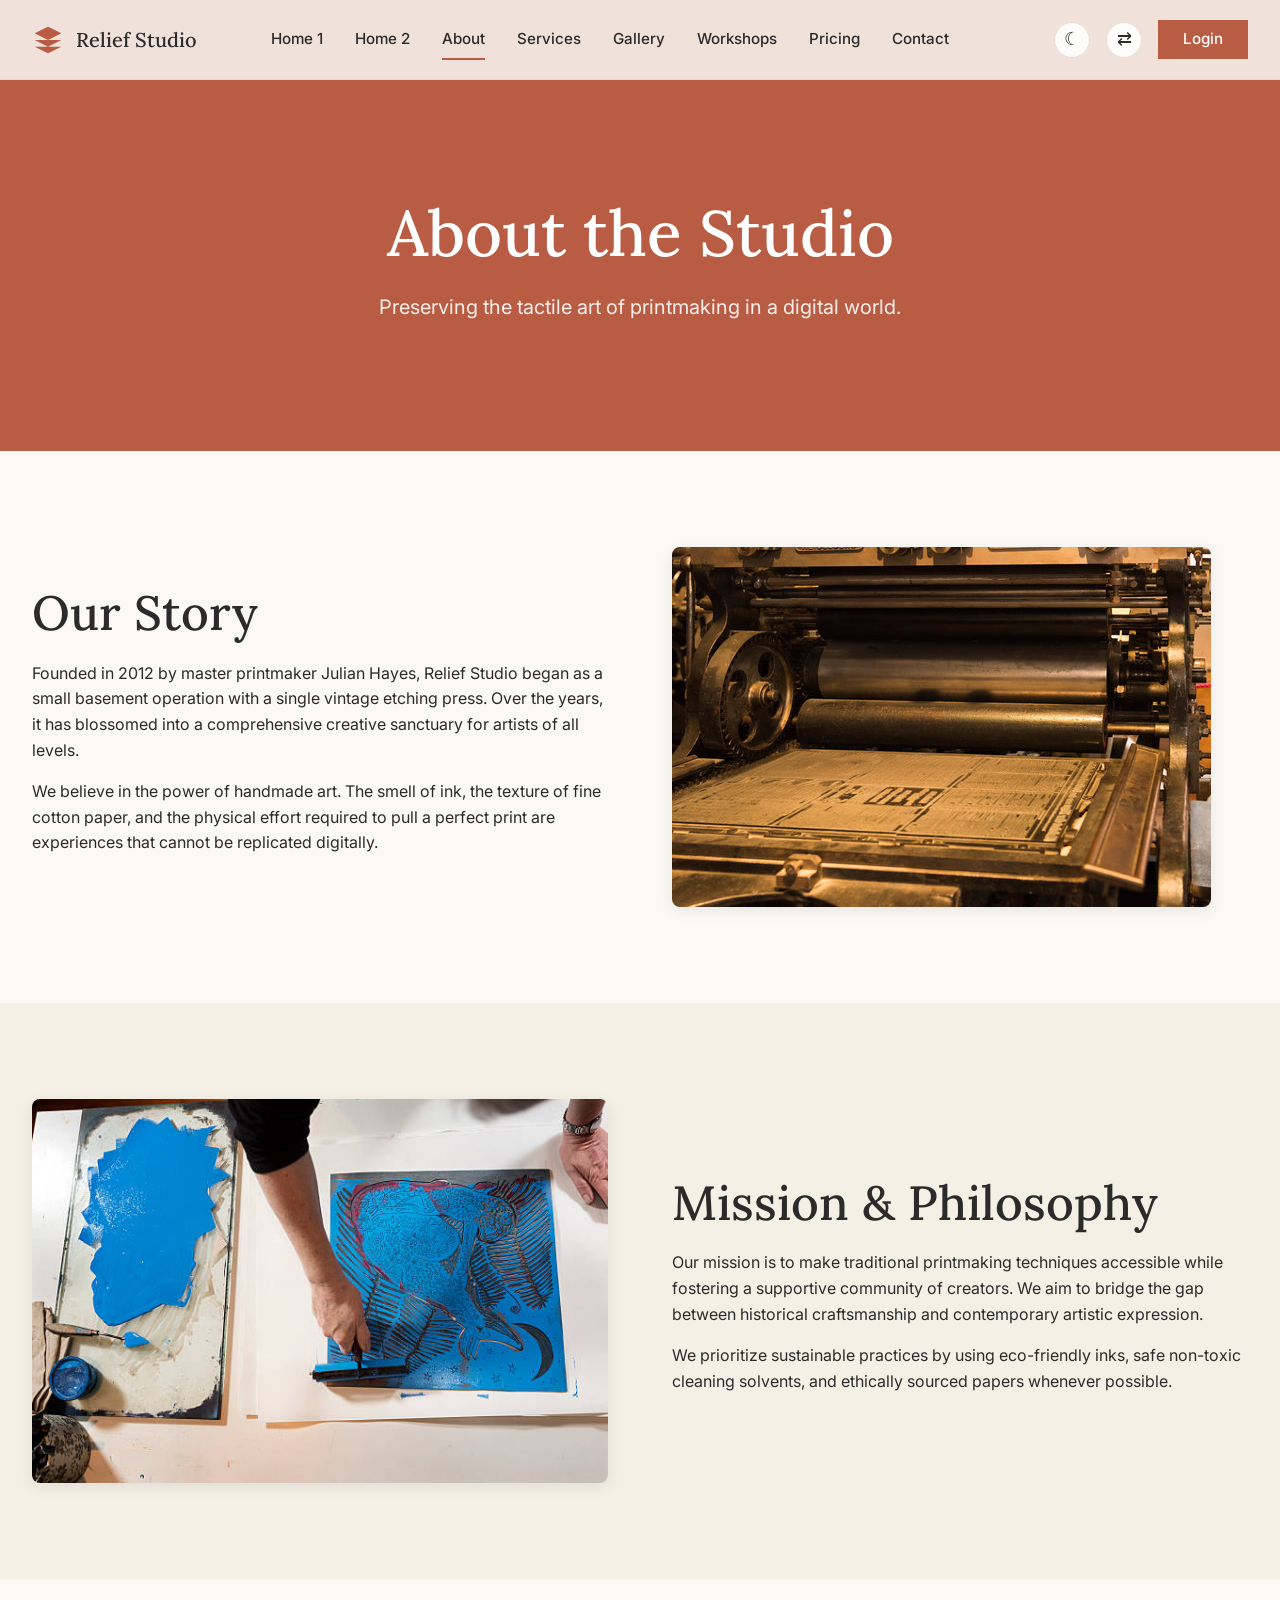
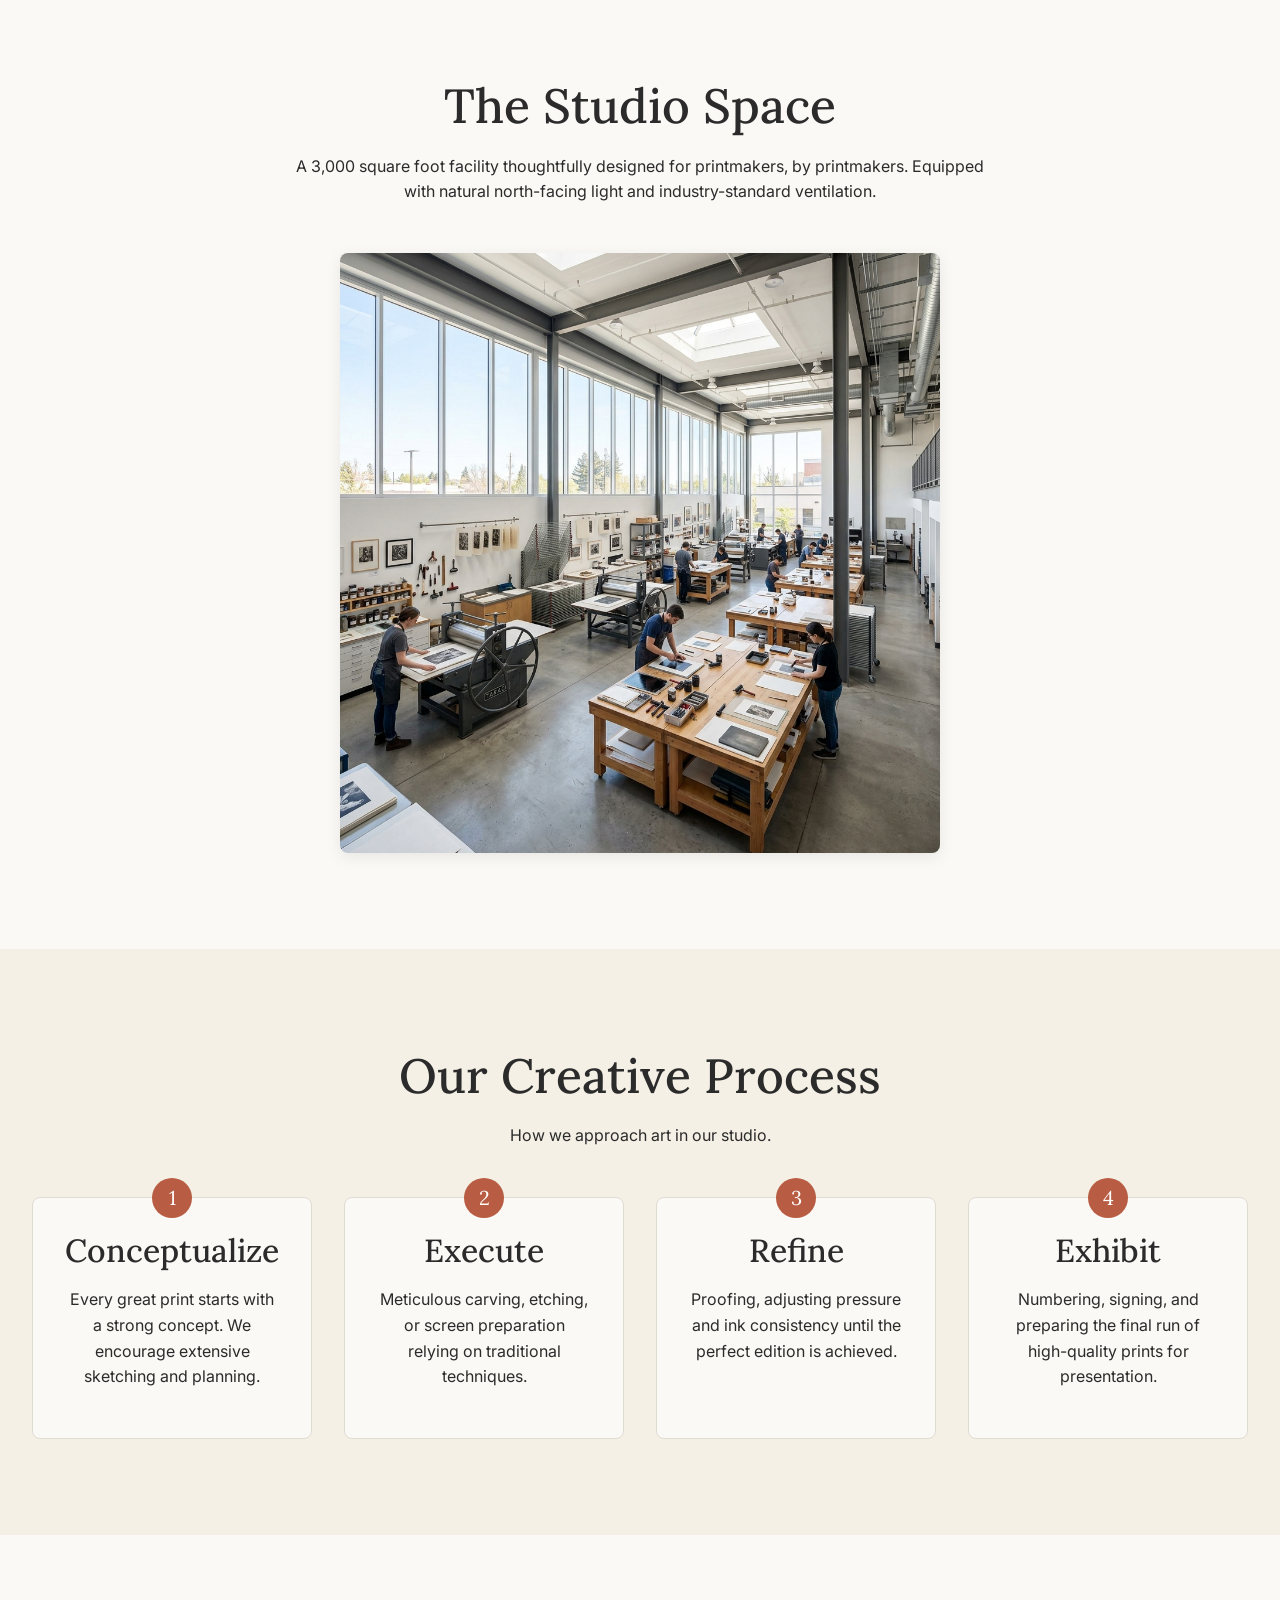
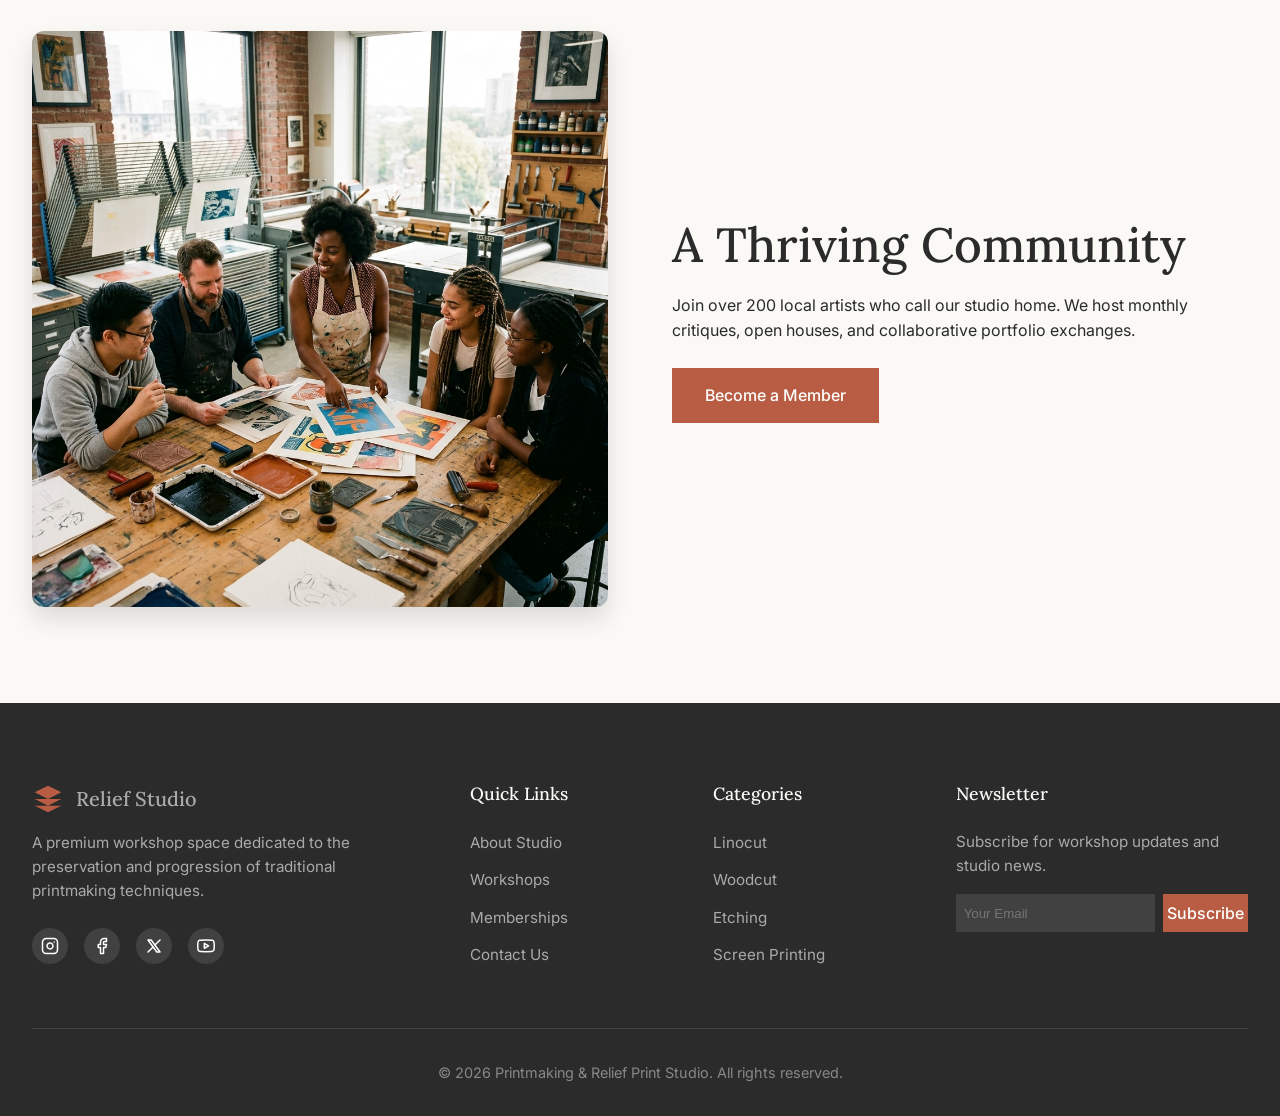
<file: about.html>
<!DOCTYPE html>
<html lang="en" dir="ltr">
<head>
    <meta charset="UTF-8">
    <meta name="viewport" content="width=device-width, initial-scale=1.0">
    <title>About Us | Printmaking & Relief Print Studio</title>
    <meta name="description" content="Learn about our studio story, mission, and the artist community behind our printmaking workshops.">
    <link rel="stylesheet" href="assets/css/style.css">
    <style>
        .about-split {
            display: flex;
            align-items: center;
            gap: 4rem;
        }
        .about-split.reverse {
            flex-direction: row-reverse;
        }
        .about-text, .about-image {
            flex: 1;
        }
        .about-image img {
            border-radius: 8px;
            box-shadow: var(--shadow-md);
        }
        .process-steps {
            display: grid;
            grid-template-columns: repeat(4, 1fr);
            gap: 2rem;
            margin-top: 3rem;
        }
        .process-step {
            text-align: center;
            padding: 2rem;
            background: var(--clr-bg-main);
            border: 1px solid var(--clr-border);
            border-radius: 8px;
            position: relative;
            transition: transform 0.4s ease, box-shadow 0.4s ease, border-color 0.4s ease;
        }
        .process-step:hover {
            transform: translateY(-8px);
            box-shadow: var(--shadow-hover);
            border-color: var(--clr-sienna);
        }
        .step-number {
            position: absolute;
            top: -20px;
            left: 50%;
            transform: translateX(-50%);
            width: 40px;
            height: 40px;
            background: var(--clr-sienna);
            color: #fff;
            border-radius: 50%;
            display: flex;
            align-items: center;
            justify-content: center;
            font-family: var(--font-heading);
            font-size: 1.25rem;
        }
        @media (max-width: 992px) {
            .about-split, .about-split.reverse {
                flex-direction: column;
            }
            .about-text {
                text-align: center;
            }
            .process-steps {
                grid-template-columns: 1fr;
            }
        }
    </style>
    <link rel="icon" type="image/svg+xml" href="favicon.svg">
</head>
<body>

    <!-- Toggles moved to navbar -->

    <!-- Navbar -->
    <nav class="navbar">
        <div class="container">
            <a href="index.html" class="nav-brand">
                <svg viewBox="0 0 24 24"><path d="M12 2L2 7l10 5 10-5-10-5zM2 17l10 5 10-5M2 12l10 5 10-5"/></svg>
                Relief Studio
            </a>
            <div class="nav-menu">
                <a href="index.html" class="nav-link">Home 1</a>
                <a href="home-2.html" class="nav-link">Home 2</a>
                <a href="about.html" class="nav-link active">About</a>
                <a href="services.html" class="nav-link">Services</a>
                <a href="gallery.html" class="nav-link">Gallery</a>
                <a href="workshop.html" class="nav-link">Workshops</a>
                <a href="pricing.html" class="nav-link">Pricing</a>
                <a href="contact.html" class="nav-link">Contact</a>
            </div>
            <div class="nav-actions">
                <button id="theme-toggle" class="toggle-btn" aria-label="Toggle Dark Mode" style="width: 36px; height: 36px;">☾</button>
                <button id="rtl-toggle" class="toggle-btn" aria-label="Toggle RTL" style="width: 36px; height: 36px;">⇄</button>
                <a href="login.html" class="btn btn-primary" style="padding: 0.4rem 1.5rem; font-size: 0.95rem;">Login</a>
                <button class="mobile-toggle" aria-label="Toggle Navigation">☰</button>
            </div>
        </div>
    </nav>

    <main>
        <!-- Header -->
        <header class="page-header">
            <div class="container reveal">
                <h1>About the Studio</h1>
                <p class="text-muted" style="font-size: 1.25rem; max-width: 600px; margin: 0 auto;">Preserving the tactile art of printmaking in a digital world.</p>
            </div>
        </header>

        <!-- Section 1: Studio Story -->
        <section class="py-section">
            <div class="container">
                <div class="about-split reveal">
                    <div class="about-text">
                        <h2>Our Story</h2>
                        <p>Founded in 2012 by master printmaker Julian Hayes, Relief Studio began as a small basement operation with a single vintage etching press. Over the years, it has blossomed into a comprehensive creative sanctuary for artists of all levels.</p>
                        <p>We believe in the power of handmade art. The smell of ink, the texture of fine cotton paper, and the physical effort required to pull a perfect print are experiences that cannot be replicated digitally.</p>
                    </div>
                    <div class="about-image">
                        <img src="assets/images/Vintage Printing Press.png" alt="Vintage Printing Press" style="object-position: center;">
                    </div>
                </div>
            </div>
        </section>

        <!-- Section 2: Mission & Philosophy -->
        <section class="py-section bg-sec">
            <div class="container">
                <div class="about-split reverse reveal">
                    <div class="about-text">
                        <h2>Mission & Philosophy</h2>
                        <p>Our mission is to make traditional printmaking techniques accessible while fostering a supportive community of creators. We aim to bridge the gap between historical craftsmanship and contemporary artistic expression.</p>
                        <p>We prioritize sustainable practices by using eco-friendly inks, safe non-toxic cleaning solvents, and ethically sourced papers whenever possible.</p>
                    </div>
                    <div class="about-image">
                        <img src="assets/images/Artist examining prints.png" alt="Artist examining prints" style="object-position: center;">
                    </div>
                </div>
            </div>
        </section>

        <!-- Section 3: Studio Space -->
        <section class="py-section">
            <div class="container text-center reveal">
                <h2>The Studio Space</h2>
                <p class="text-muted" style="max-width: 700px; margin: 0 auto 3rem;">A 3,000 square foot facility thoughtfully designed for printmakers, by printmakers. Equipped with natural north-facing light and industry-standard ventilation.</p>
                <img src="assets/images/studio-space.png" alt="Wide Studio Space" style="border-radius: 8px; box-shadow: var(--shadow-md); max-width: 600px; width: 100%; margin: 0 auto; display: block;">
            </div>
        </section>

        <!-- Section 4: Our Creative Process -->
        <section class="py-section bg-sec">
            <div class="container reveal">
                <div class="text-center">
                    <h2>Our Creative Process</h2>
                    <p class="text-muted">How we approach art in our studio.</p>
                </div>
                <div class="process-steps">
                    <div class="process-step">
                        <div class="step-number">1</div>
                        <h3>Conceptualize</h3>
                        <p class="text-muted">Every great print starts with a strong concept. We encourage extensive sketching and planning.</p>
                    </div>
                    <div class="process-step">
                        <div class="step-number">2</div>
                        <h3>Execute</h3>
                        <p class="text-muted">Meticulous carving, etching, or screen preparation relying on traditional techniques.</p>
                    </div>
                    <div class="process-step">
                        <div class="step-number">3</div>
                        <h3>Refine</h3>
                        <p class="text-muted">Proofing, adjusting pressure and ink consistency until the perfect edition is achieved.</p>
                    </div>
                    <div class="process-step">
                        <div class="step-number">4</div>
                        <h3>Exhibit</h3>
                        <p class="text-muted">Numbering, signing, and preparing the final run of high-quality prints for presentation.</p>
                    </div>
                </div>
            </div>
        </section>

        <!-- Section 5: Artist Community -->
        <section class="py-section">
            <div class="container">
                <div class="about-split reveal">
                    <div class="about-image">
                        <img src="assets/images/artist-community.png" alt="Artists Collaborating" style="object-position: center; border-radius: 12px; box-shadow: var(--shadow-hover);">
                    </div>
                    <div class="about-text">
                        <h2>A Thriving Community</h2>
                        <p>Join over 200 local artists who call our studio home. We host monthly critiques, open houses, and collaborative portfolio exchanges.</p>
                        <div class="mt-4">
                            <a href="pricing.html" class="btn btn-primary">Become a Member</a>
                        </div>
                    </div>
                </div>
            </div>
        </section>
    </main>

    <!-- Footer -->
    <footer class="site-footer">
        <div class="container">
            <div class="footer-grid">
                <div class="footer-widget">
                    <a href="index.html" class="nav-brand" style="margin-bottom: 1rem; display: inline-flex;">
                        <svg viewBox="0 0 24 24" style="width: 32px; height: 32px; fill: var(--clr-sienna);"><path d="M12 2L2 7l10 5 10-5-10-5zM2 17l10 5 10-5M2 12l10 5 10-5"/></svg>
                        Relief Studio
                    </a>
                    <p>A premium workshop space dedicated to the preservation and progression of traditional printmaking techniques.</p>
                                        <div class="social-icons" style="margin-top: 1.5rem;">
                        <a href="#" aria-label="Instagram"><svg viewBox="0 0 24 24" width="18" height="18" stroke="currentColor" stroke-width="2" fill="none" stroke-linecap="round" stroke-linejoin="round"><rect x="2" y="2" width="20" height="20" rx="5" ry="5"></rect><path d="M16 11.37A4 4 0 1 1 12.63 8 4 4 0 0 1 16 11.37z"></path><line x1="17.5" y1="6.5" x2="17.51" y2="6.5"></line></svg></a>
                        <a href="#" aria-label="Facebook"><svg viewBox="0 0 24 24" width="18" height="18" stroke="currentColor" stroke-width="2" fill="none" stroke-linecap="round" stroke-linejoin="round"><path d="M18 2h-3a5 5 0 0 0-5 5v3H7v4h3v8h4v-8h3l1-4h-4V7a1 1 0 0 1 1-1h3z"></path></svg></a>
                        <a href="#" aria-label="X"><svg viewBox="0 0 24 24" width="18" height="18" stroke="currentColor" stroke-width="2" fill="none" stroke-linecap="round" stroke-linejoin="round"><path d="M4 4l11.733 16h4.267l-11.733 -16z"></path><path d="M4 20l6.768 -6.768m2.46 -2.46l6.772 -6.772"></path></svg></a>
                        <a href="#" aria-label="YouTube"><svg viewBox="0 0 24 24" width="18" height="18" stroke="currentColor" stroke-width="2" fill="none" stroke-linecap="round" stroke-linejoin="round"><path d="M22.54 6.42a2.78 2.78 0 0 0-1.94-2C18.88 4 12 4 12 4s-6.88 0-8.6.46a2.78 2.78 0 0 0-1.94 2A29 29 0 0 0 1 11.75a29 29 0 0 0 .46 5.33 2.78 2.78 0 0 0 1.94 2c1.72.46 8.6.46 8.6.46s6.88 0 8.6-.46a2.78 2.78 0 0 0 1.94-2 29 29 0 0 0 .46-5.33 29 29 0 0 0-.46-5.33z"></path><polygon points="9.75 15.02 15.5 11.75 9.75 8.48 9.75 15.02"></polygon></svg></a>
                    </div>
                </div>
                <div class="footer-widget">
                    <h4>Quick Links</h4>
                    <ul class="footer-links">
                        <li><a href="about.html">About Studio</a></li>
                        <li><a href="services.html">Workshops</a></li>
                        <li><a href="pricing.html">Memberships</a></li>
                        <li><a href="contact.html">Contact Us</a></li>
                    </ul>
                </div>
                <div class="footer-widget">
                    <h4>Categories</h4>
                    <ul class="footer-links">
                        <li><a href="#">Linocut</a></li>
                        <li><a href="#">Woodcut</a></li>
                        <li><a href="#">Etching</a></li>
                        <li><a href="#">Screen Printing</a></li>
                    </ul>
                </div>
                <div class="footer-widget">
                    <h4>Newsletter</h4>
                    <p>Subscribe for workshop updates and studio news.</p>
                    <form style="display: flex; gap: 0.5rem; margin-top: 1rem;">
                        <input type="email" placeholder="Your Email" style="padding: 0.5rem; width: 100%; border: none; outline: none; background: rgba(255,255,255,0.1); color: #fff;">
                        <button type="button" class="btn btn-primary" style="padding: 0.5rem 1rem;">Subscribe</button>
                    </form>
                    
                </div>
            </div>
            <div class="footer-bottom">
                &copy; 2026 Printmaking & Relief Print Studio. All rights reserved.
            </div>
        </div>
    </footer>

    <script src="assets/js/main.js"></script>
    <!-- Scroll to Top Button -->
    <button id="scrollToTop" class="scroll-to-top" aria-label="Scroll to top">
        <svg viewBox="0 0 24 24" width="24" height="24" stroke="currentColor" stroke-width="2" fill="none" stroke-linecap="round" stroke-linejoin="round"><polyline points="18 15 12 9 6 15"></polyline></svg>
    </button>
</body>
</html>
</file>
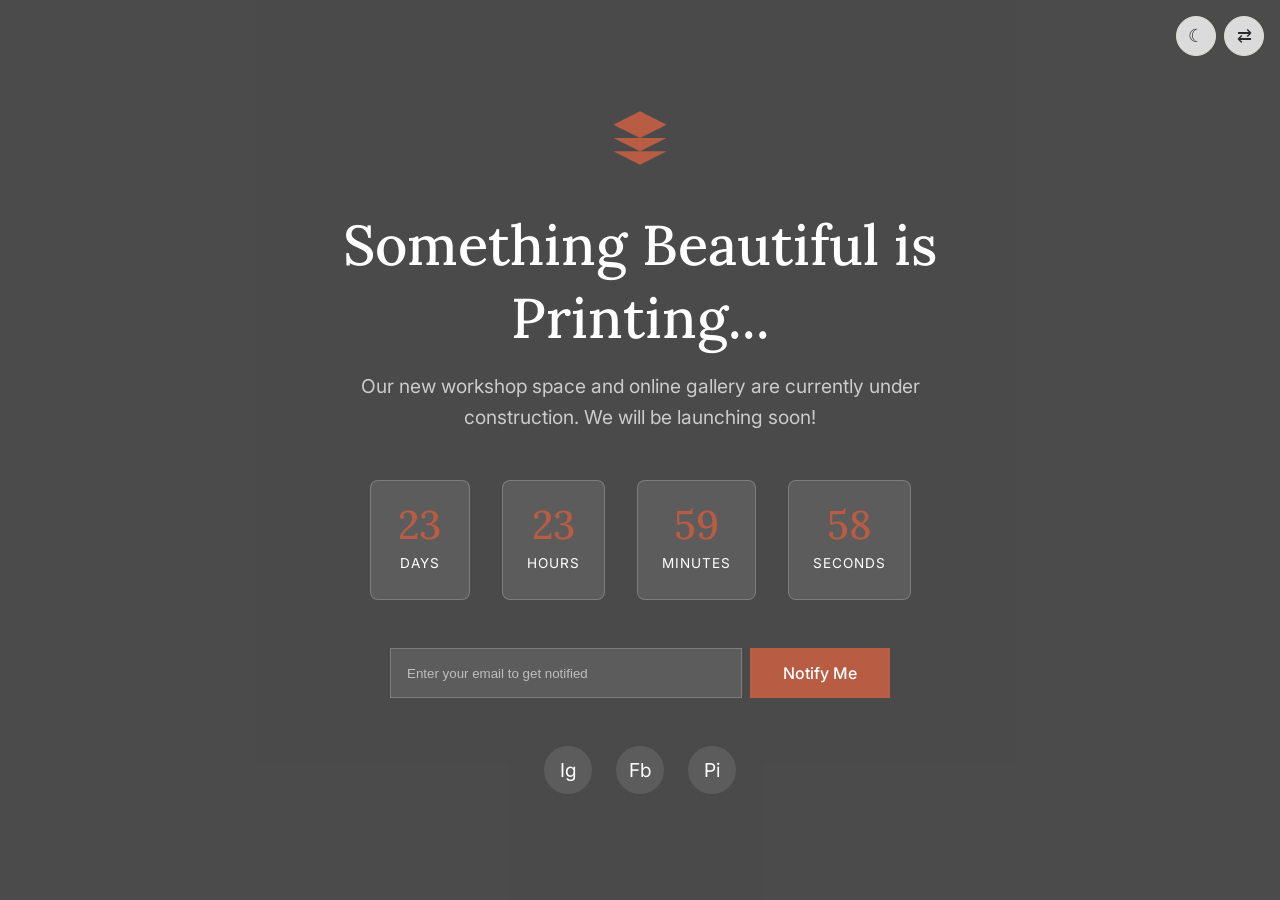
<file: coming-soon.html>
<!DOCTYPE html>
<html lang="en" dir="ltr">
<head>
    <meta charset="UTF-8">
    <meta name="viewport" content="width=device-width, initial-scale=1.0">
    <title>Coming Soon | Printmaking & Relief Print Studio</title>
    <link rel="stylesheet" href="assets/css/style.css">
    <style>
        body {
            display: flex;
            align-items: center;
            justify-content: center;
            min-height: 100vh;
            background: url('https://images.unsplash.com/photo-1579783902614-a3fb3927b6a5?auto=format&fit=crop&q=80&w=1920') center/cover;
            position: relative;
            text-align: center;
            color: #fff;
        }
        body::before {
            content: '';
            position: absolute;
            inset: 0;
            background: rgba(43, 43, 43, 0.85);
            z-index: 1;
        }
        .coming-soon-content {
            position: relative;
            z-index: 2;
            max-width: 700px;
            padding: 2rem;
        }
        .coming-soon-content svg {
            width: 64px;
            height: 64px;
            fill: var(--clr-sienna);
            margin-bottom: 2rem;
        }
        .countdown {
            display: flex;
            justify-content: center;
            gap: 2rem;
            margin: 3rem 0;
            flex-wrap: wrap;
        }
        .countdown-item {
            background: rgba(255,255,255,0.1);
            border: 1px solid rgba(255,255,255,0.2);
            padding: 1.5rem;
            border-radius: 8px;
            min-width: 100px;
        }
        .countdown-value {
            font-size: 2.5rem;
            font-family: var(--font-heading);
            font-weight: 500;
            color: var(--clr-sienna);
            line-height: 1;
            margin-bottom: 0.5rem;
        }
        .countdown-label {
            font-size: 0.85rem;
            text-transform: uppercase;
            letter-spacing: 1px;
        }
        .subscribe-form {
            display: flex;
            gap: 0.5rem;
            max-width: 500px;
            margin: 0 auto 3rem;
        }
        .subscribe-form input {
            flex: 1;
            padding: 1rem;
            background: rgba(255,255,255,0.1);
            border: 1px solid rgba(255,255,255,0.2);
            color: #fff;
            outline: none;
            border-radius: 0;
        }
        .subscribe-form input::placeholder {
            color: rgba(255,255,255,0.6);
        }
        .social-icons-lg {
            display: flex;
            justify-content: center;
            gap: 1.5rem;
        }
        .social-icons-lg a {
            width: 48px;
            height: 48px;
            border-radius: 50%;
            background: rgba(255,255,255,0.1);
            display: flex;
            align-items: center;
            justify-content: center;
            color: #fff;
            font-size: 1.2rem;
            transition: var(--transition);
        }
        .social-icons-lg a:hover {
            background: var(--clr-sienna);
        }
    </style>
    <link rel="icon" type="image/svg+xml" href="favicon.svg">
</head>
<body>

    <!-- Right Top Corner Toggles -->
    <div class="fixed-toggles">
        <button id="theme-toggle" class="toggle-btn" aria-label="Toggle Dark Mode">☾</button>
        <button id="rtl-toggle" class="toggle-btn" aria-label="Toggle RTL">⇄</button>
    </div>

    <div class="coming-soon-content reveal">
        <svg viewBox="0 0 24 24"><path d="M12 2L2 7l10 5 10-5-10-5zM2 17l10 5 10-5M2 12l10 5 10-5"/></svg>
        <h1 style="font-size: 3.5rem; margin-bottom: 1rem; color: #fff;">Something Beautiful is Printing...</h1>
        <p style="font-size: 1.2rem; color: #ccc;">Our new workshop space and online gallery are currently under construction. We will be launching soon!</p>

        <div class="countdown">
            <div class="countdown-item">
                <div class="countdown-value" id="days">24</div>
                <div class="countdown-label">Days</div>
            </div>
            <div class="countdown-item">
                <div class="countdown-value" id="hours">10</div>
                <div class="countdown-label">Hours</div>
            </div>
            <div class="countdown-item">
                <div class="countdown-value" id="minutes">45</div>
                <div class="countdown-label">Minutes</div>
            </div>
            <div class="countdown-item">
                <div class="countdown-value" id="seconds">30</div>
                <div class="countdown-label">Seconds</div>
            </div>
        </div>

        <form class="subscribe-form validate-form" novalidate>
            <input type="email" placeholder="Enter your email to get notified" required>
            <button type="submit" class="btn btn-primary">Notify Me</button>
        </form>

        <div class="social-icons-lg">
            <a href="#" aria-label="Instagram">Ig</a>
            <a href="#" aria-label="Facebook">Fb</a>
            <a href="#" aria-label="Pinterest">Pi</a>
        </div>
    </div>

    <script src="assets/js/main.js"></script>
    <script>
        // Simple Countdown Logic
        const countDownDate = new Date().getTime() + (24 * 24 * 60 * 60 * 1000); // 24 days from now
        
        const x = setInterval(function() {
            const now = new Date().getTime();
            const distance = countDownDate - now;
            
            const days = Math.floor(distance / (1000 * 60 * 60 * 24));
            const hours = Math.floor((distance % (1000 * 60 * 60 * 24)) / (1000 * 60 * 60));
            const minutes = Math.floor((distance % (1000 * 60 * 60)) / (1000 * 60));
            const seconds = Math.floor((distance % (1000 * 60)) / 1000);
            
            document.getElementById("days").innerHTML = days;
            document.getElementById("hours").innerHTML = hours;
            document.getElementById("minutes").innerHTML = minutes;
            document.getElementById("seconds").innerHTML = seconds;
            
            if (distance < 0) {
                clearInterval(x);
                document.querySelector(".countdown").innerHTML = "We are LIVE!";
            }
        }, 1000);
    </script>
    <!-- Scroll to Top Button -->
    <button id="scrollToTop" class="scroll-to-top" aria-label="Scroll to top">
        <svg viewBox="0 0 24 24" width="24" height="24" stroke="currentColor" stroke-width="2" fill="none" stroke-linecap="round" stroke-linejoin="round"><polyline points="18 15 12 9 6 15"></polyline></svg>
    </button>
</body>
</html>
</file>
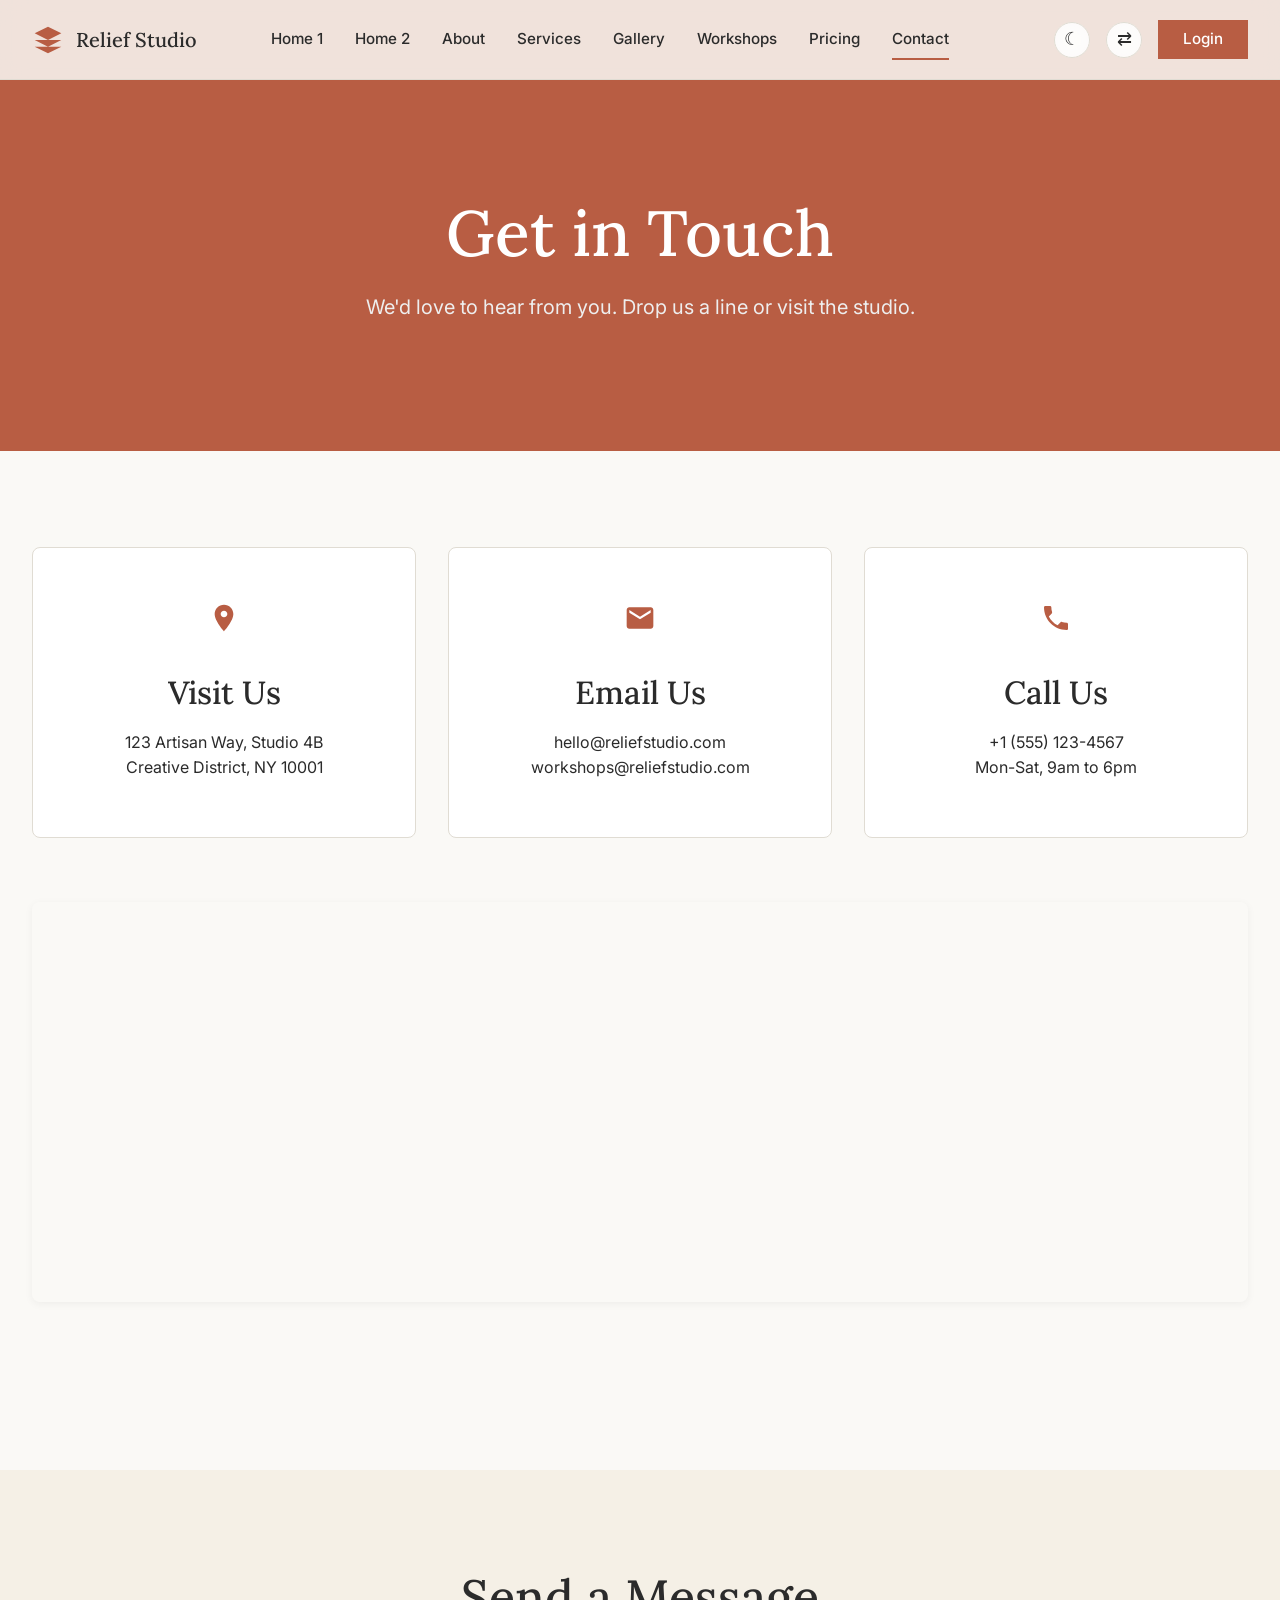
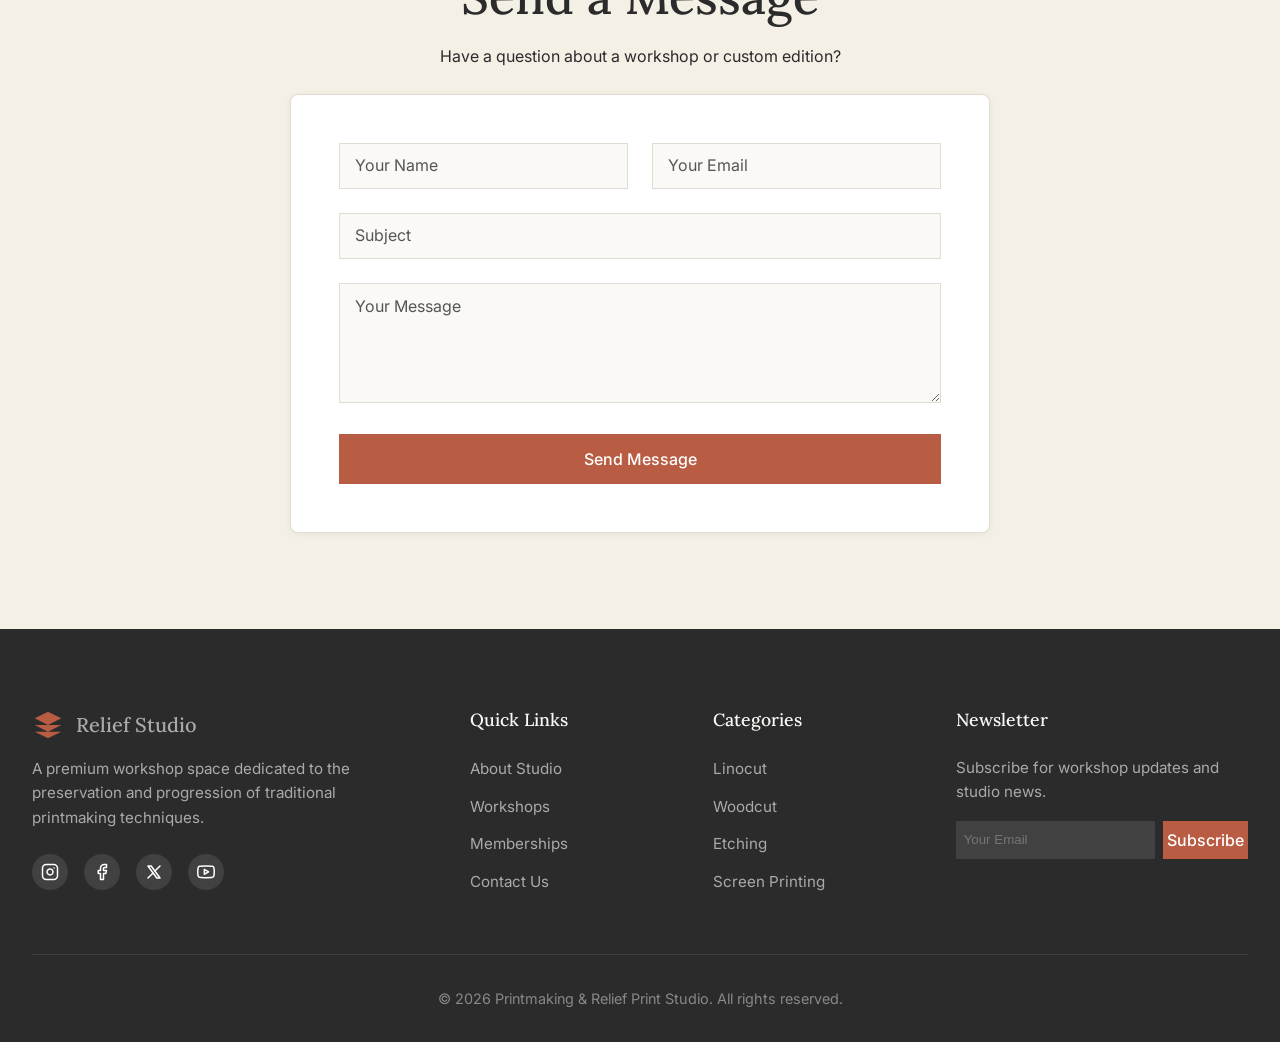
<file: contact.html>
<!DOCTYPE html>
<html lang="en" dir="ltr">
<head>
    <meta charset="UTF-8">
    <meta name="viewport" content="width=device-width, initial-scale=1.0">
    <title>Contact Us | Printmaking & Relief Print Studio</title>
    <meta name="description" content="Get in touch with Relief Studio. Find our location, hours, and contact form.">
    <link rel="stylesheet" href="assets/css/style.css">
    <style>
        .contact-info-grid {
            display: grid;
            grid-template-columns: repeat(3, 1fr);
            gap: 2rem;
            margin-bottom: 4rem;
        }
        .info-card {
            text-align: center;
            padding: 2.5rem 1.5rem;
            background: var(--clr-card-bg);
            border: 1px solid var(--clr-border);
            border-radius: 8px;
            transition: var(--transition);
        }
        .info-card:hover {
            box-shadow: var(--shadow-hover);
            transform: translateY(-5px);
        }
        .info-icon {
            width: 60px;
            height: 60px;
            background: transparent;
            color: var(--clr-sienna);
            border-radius: 50%;
            display: flex;
            align-items: center;
            justify-content: center;
            margin: 0 auto 1.5rem;
            font-size: 1.5rem;
        }
        .map-placeholder {
            width: 100%;
            height: 400px;
            background: var(--clr-bg-sec);
            border: 1px solid var(--clr-border);
            border-radius: 8px;
            display: flex;
            align-items: center;
            justify-content: center;
            color: var(--clr-text-muted);
            font-family: var(--font-heading);
            font-size: 1.5rem;
            margin-bottom: 4rem;
        }
        .contact-form-wrapper {
            max-width: 700px;
            margin: 0 auto;
            background: var(--clr-card-bg);
            padding: 3rem;
            border-radius: 8px;
            box-shadow: var(--shadow-sm);
            border: 1px solid var(--clr-border);
        }
        
        .faq-item {
            border: 1px solid var(--clr-border);
            margin-bottom: 1rem;
            border-radius: 4px;
            overflow: hidden;
        }
        .faq-question {
            background: var(--clr-bg-sec);
            padding: 1.25rem;
            margin: 0;
            font-size: 1.1rem;
            cursor: pointer;
            display: flex;
            justify-content: space-between;
            align-items: center;
        }
        .faq-question::after {
            content: '+';
            font-size: 1.5rem;
            color: var(--clr-sienna);
        }
        .faq-answer {
            padding: 1.25rem;
            display: none;
            background: var(--clr-bg-main);
        }

        @keyframes shake {
            0% { transform: translateX(0); }
            25% { transform: translateX(-5px); }
            50% { transform: translateX(5px); }
            75% { transform: translateX(-5px); }
            100% { transform: translateX(0); }
        }
        .shake {
            animation: shake 0.5s ease-in-out;
        }
        
        @media (max-width: 768px) {
            .contact-info-grid {
                grid-template-columns: 1fr;
            }
            .contact-form-wrapper {
                padding: 1.5rem;
            }
        }
    </style>
    <link rel="icon" type="image/svg+xml" href="favicon.svg">
</head>
<body>

    <!-- Toggles moved to navbar -->

    <!-- Navbar -->
    <nav class="navbar">
        <div class="container">
            <a href="index.html" class="nav-brand">
                <svg viewBox="0 0 24 24"><path d="M12 2L2 7l10 5 10-5-10-5zM2 17l10 5 10-5M2 12l10 5 10-5"/></svg>
                Relief Studio
            </a>
            <div class="nav-menu">
                <a href="index.html" class="nav-link">Home 1</a>
                <a href="home-2.html" class="nav-link">Home 2</a>
                <a href="about.html" class="nav-link">About</a>
                <a href="services.html" class="nav-link">Services</a>
                <a href="gallery.html" class="nav-link">Gallery</a>
                <a href="workshop.html" class="nav-link">Workshops</a>
                <a href="pricing.html" class="nav-link">Pricing</a>
                <a href="contact.html" class="nav-link active">Contact</a>
            </div>
            <div class="nav-actions">
                <button id="theme-toggle" class="toggle-btn" aria-label="Toggle Dark Mode" style="width: 36px; height: 36px;">☾</button>
                <button id="rtl-toggle" class="toggle-btn" aria-label="Toggle RTL" style="width: 36px; height: 36px;">⇄</button>
                <a href="login.html" class="btn btn-primary" style="padding: 0.4rem 1.5rem; font-size: 0.95rem;">Login</a>
                <button class="mobile-toggle" aria-label="Toggle Navigation">☰</button>
            </div>
        </div>
    </nav>

    <main>
        <!-- Section 1: Hero -->
        <header class="page-header" style="background: var(--clr-sienna); position: relative;">
            <div class="container reveal" style="position: relative; z-index: 2;">
                <h1 style="color: #fff;">Get in Touch</h1>
                <p style="color: #eee; font-size: 1.25rem; max-width: 600px; margin: 0 auto;">We'd love to hear from you. Drop us a line or visit the studio.</p>
            </div>
        </header>

        <!-- Section 2: Contact Information & Map -->
        <section class="py-section">
            <div class="container reveal">
                <div class="contact-info-grid">
                    <div class="info-card">
                        <div class="info-icon">
                            <svg width="32" height="32" viewBox="0 0 24 24" fill="currentColor"><path d="M12 2C8.13 2 5 5.13 5 9c0 5.25 7 13 7 13s7-7.75 7-13c0-3.87-3.13-7-7-7zm0 9.5c-1.38 0-2.5-1.12-2.5-2.5s1.12-2.5 2.5-2.5 2.5 1.12 2.5 2.5-1.12 2.5-2.5 2.5z"/></svg>
                        </div>
                        <h3>Visit Us</h3>
                        <p class="text-muted">123 Artisan Way, Studio 4B<br>Creative District, NY 10001</p>
                    </div>
                    <div class="info-card">
                        <div class="info-icon">
                            <svg width="32" height="32" viewBox="0 0 24 24" fill="currentColor"><path d="M20 4H4c-1.1 0-1.99.9-1.99 2L2 18c0 1.1.9 2 2 2h16c1.1 0 2-.9 2-2V6c0-1.1-.9-2-2-2zm0 4l-8 5-8-5V6l8 5 8-5v2z"/></svg>
                        </div>
                        <h3>Email Us</h3>
                        <p class="text-muted">hello@reliefstudio.com<br>workshops@reliefstudio.com</p>
                    </div>
                    <div class="info-card">
                        <div class="info-icon">
                            <svg width="32" height="32" viewBox="0 0 24 24" fill="currentColor"><path d="M6.62 10.79c1.44 2.83 3.76 5.14 6.59 6.59l2.2-2.2c.27-.27.67-.36 1.02-.24 1.12.37 2.33.57 3.57.57.55 0 1 .45 1 1V20c0 .55-.45 1-1 1-9.39 0-17-7.61-17-17 0-.55.45-1 1-1h3.5c.55 0 1 .45 1 1 0 1.25.2 2.45.57 3.57.11.35.03.74-.25 1.02l-2.2 2.2z"/></svg>
                        </div>
                        <h3>Call Us</h3>
                        <p class="text-muted">+1 (555) 123-4567<br>Mon-Sat, 9am to 6pm</p>
                    </div>
                </div>

                <!-- Section 3: Google Map -->
                <iframe src="https://www.google.com/maps/embed?pb=!1m18!1m12!1m3!1d193595.2528000654!2d-74.14448744486576!3d40.69763123332408!2m3!1f0!2f0!3f0!3m2!1i1024!2i768!4f13.1!3m3!1m2!1s0x89c24fa5d33f083b%3A0xc80b8f06e177fe62!2sNew%20York%2C%20NY!5e0!3m2!1sen!2sus!4v1689254089982!5m2!1sen!2sus" width="100%" height="400" style="border:0; border-radius: 8px; margin-bottom: 4rem; box-shadow: var(--shadow-sm);" allowfullscreen="" loading="lazy" referrerpolicy="no-referrer-when-downgrade"></iframe>
            </div>
        </section>

        <!-- Section 4: Contact Form -->
        <section class="py-section bg-sec">
            <div class="container reveal">
                <div class="text-center mb-4">
                    <h2>Send a Message</h2>
                    <p class="text-muted">Have a question about a workshop or custom edition?</p>
                </div>
                
                <div class="contact-form-wrapper">
                    <form class="validate-form" novalidate>
                        <div class="d-flex gap-4" style="flex-wrap: wrap;">
                            <div class="form-group" style="flex: 1; min-width: 250px;">
                                <input type="text" id="name" class="form-control" placeholder=" " required>
                                <label for="name" class="floating-label">Your Name</label>
                            </div>
                            <div class="form-group" style="flex: 1; min-width: 250px;">
                                <input type="email" id="email" class="form-control" placeholder=" " required>
                                <label for="email" class="floating-label">Your Email</label>
                            </div>
                        </div>
                        <div class="form-group">
                            <input type="text" id="subject" class="form-control" placeholder=" " required>
                            <label for="subject" class="floating-label">Subject</label>
                        </div>
                        <div class="form-group">
                            <textarea id="message" class="form-control" placeholder=" " required></textarea>
                            <label for="message" class="floating-label">Your Message</label>
                        </div>
                        <button type="submit" class="btn btn-primary" style="width: 100%;">Send Message</button>
                    </form>
                </div>
            </div>
        </section>


    </main>

    <!-- Footer -->
    <footer class="site-footer">
        <div class="container">
            <div class="footer-grid">
                <div class="footer-widget">
                    <a href="index.html" class="nav-brand" style="margin-bottom: 1rem; display: inline-flex;">
                        <svg viewBox="0 0 24 24" style="width: 32px; height: 32px; fill: var(--clr-sienna);"><path d="M12 2L2 7l10 5 10-5-10-5zM2 17l10 5 10-5M2 12l10 5 10-5"/></svg>
                        Relief Studio
                    </a>
                    <p>A premium workshop space dedicated to the preservation and progression of traditional printmaking techniques.</p>
                                        <div class="social-icons" style="margin-top: 1.5rem;">
                        <a href="#" aria-label="Instagram"><svg viewBox="0 0 24 24" width="18" height="18" stroke="currentColor" stroke-width="2" fill="none" stroke-linecap="round" stroke-linejoin="round"><rect x="2" y="2" width="20" height="20" rx="5" ry="5"></rect><path d="M16 11.37A4 4 0 1 1 12.63 8 4 4 0 0 1 16 11.37z"></path><line x1="17.5" y1="6.5" x2="17.51" y2="6.5"></line></svg></a>
                        <a href="#" aria-label="Facebook"><svg viewBox="0 0 24 24" width="18" height="18" stroke="currentColor" stroke-width="2" fill="none" stroke-linecap="round" stroke-linejoin="round"><path d="M18 2h-3a5 5 0 0 0-5 5v3H7v4h3v8h4v-8h3l1-4h-4V7a1 1 0 0 1 1-1h3z"></path></svg></a>
                        <a href="#" aria-label="X"><svg viewBox="0 0 24 24" width="18" height="18" stroke="currentColor" stroke-width="2" fill="none" stroke-linecap="round" stroke-linejoin="round"><path d="M4 4l11.733 16h4.267l-11.733 -16z"></path><path d="M4 20l6.768 -6.768m2.46 -2.46l6.772 -6.772"></path></svg></a>
                        <a href="#" aria-label="YouTube"><svg viewBox="0 0 24 24" width="18" height="18" stroke="currentColor" stroke-width="2" fill="none" stroke-linecap="round" stroke-linejoin="round"><path d="M22.54 6.42a2.78 2.78 0 0 0-1.94-2C18.88 4 12 4 12 4s-6.88 0-8.6.46a2.78 2.78 0 0 0-1.94 2A29 29 0 0 0 1 11.75a29 29 0 0 0 .46 5.33 2.78 2.78 0 0 0 1.94 2c1.72.46 8.6.46 8.6.46s6.88 0 8.6-.46a2.78 2.78 0 0 0 1.94-2 29 29 0 0 0 .46-5.33 29 29 0 0 0-.46-5.33z"></path><polygon points="9.75 15.02 15.5 11.75 9.75 8.48 9.75 15.02"></polygon></svg></a>
                    </div>
                </div>
                <div class="footer-widget">
                    <h4>Quick Links</h4>
                    <ul class="footer-links">
                        <li><a href="about.html">About Studio</a></li>
                        <li><a href="services.html">Workshops</a></li>
                        <li><a href="pricing.html">Memberships</a></li>
                        <li><a href="contact.html">Contact Us</a></li>
                    </ul>
                </div>
                <div class="footer-widget">
                    <h4>Categories</h4>
                    <ul class="footer-links">
                        <li><a href="#">Linocut</a></li>
                        <li><a href="#">Woodcut</a></li>
                        <li><a href="#">Etching</a></li>
                        <li><a href="#">Screen Printing</a></li>
                    </ul>
                </div>
                <div class="footer-widget">
                    <h4>Newsletter</h4>
                    <p>Subscribe for workshop updates and studio news.</p>
                    <form style="display: flex; gap: 0.5rem; margin-top: 1rem;">
                        <input type="email" placeholder="Your Email" style="padding: 0.5rem; width: 100%; border: none; outline: none; background: rgba(255,255,255,0.1); color: #fff;">
                        <button type="button" class="btn btn-primary" style="padding: 0.5rem 1rem;">Subscribe</button>
                    </form>
                    
                </div>
            </div>
            <div class="footer-bottom">
                &copy; 2026 Printmaking & Relief Print Studio. All rights reserved.
            </div>
        </div>
    </footer>

    <script src="assets/js/main.js"></script>
    <script>
        // FAQ Accordion Script
        document.querySelectorAll('.faq-question').forEach(item => {
            item.addEventListener('click', () => {
                const answer = item.nextElementSibling;
                const isVisible = answer.style.display === 'block';
                
                document.querySelectorAll('.faq-answer').forEach(ans => ans.style.display = 'none');
                document.querySelectorAll('.faq-question').forEach(q => q.style.color = '');
                
                if (!isVisible) {
                    answer.style.display = 'block';
                    item.style.color = 'var(--clr-sienna)';
                }
            });
        });
    </script>
    <!-- Scroll to Top Button -->
    <button id="scrollToTop" class="scroll-to-top" aria-label="Scroll to top">
        <svg viewBox="0 0 24 24" width="24" height="24" stroke="currentColor" stroke-width="2" fill="none" stroke-linecap="round" stroke-linejoin="round"><polyline points="18 15 12 9 6 15"></polyline></svg>
    </button>
</body>
</html>
</file>
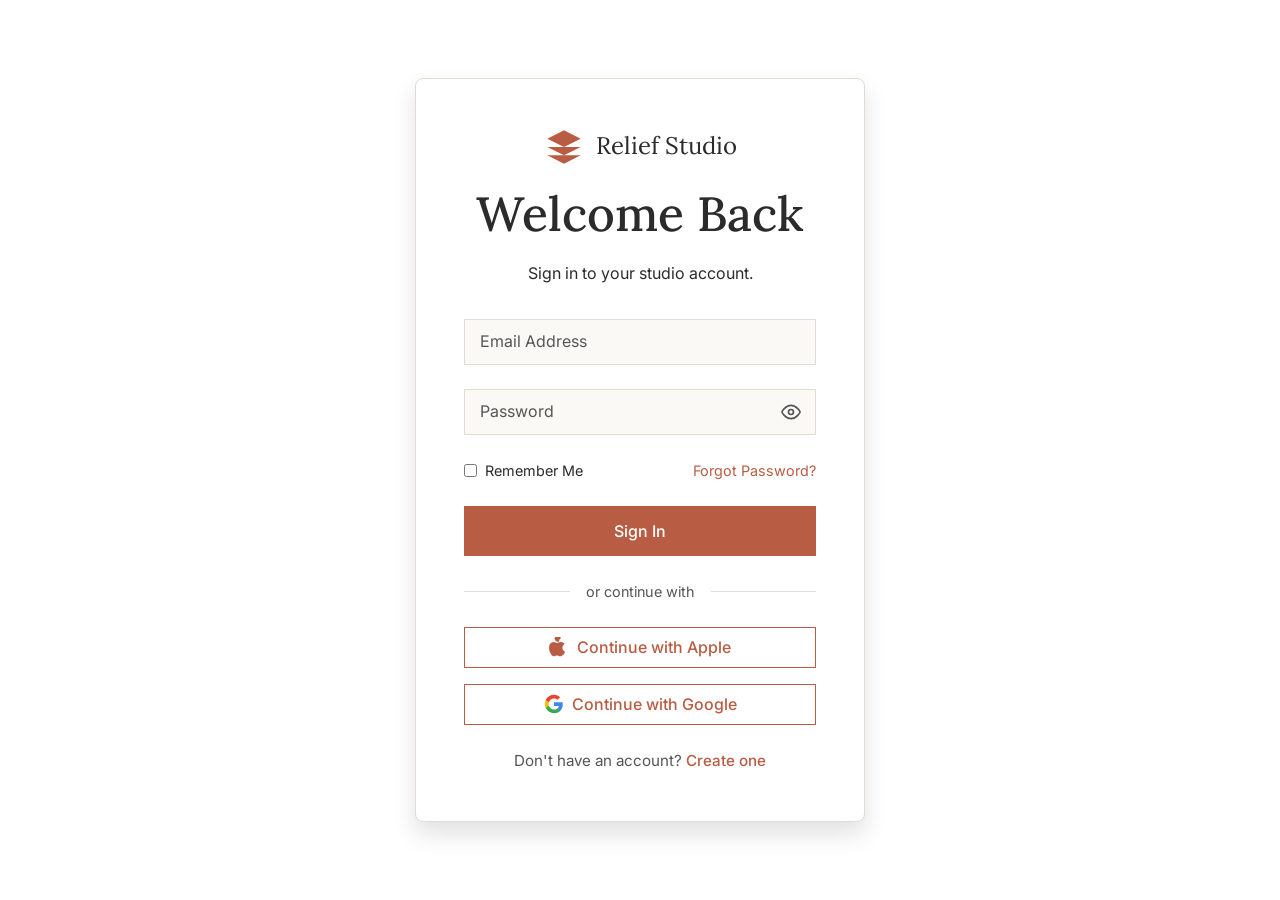
<file: login.html>
<!DOCTYPE html>
<html lang="en" dir="ltr">
<head>
    <meta charset="UTF-8">
    <meta name="viewport" content="width=device-width, initial-scale=1.0">
    <title>Login | Printmaking & Relief Print Studio</title>
    <link rel="stylesheet" href="assets/css/style.css">
    <style>
        body {
            display: flex;
            align-items: center;
            justify-content: center;
            min-height: 100vh;
            background: #ffffff;
        }
        .auth-card {
            background: var(--clr-card-bg);
            padding: 3rem;
            border-radius: 8px;
            box-shadow: var(--shadow-hover);
            width: 100%;
            max-width: 450px;
            position: relative;
            z-index: 2;
            border: 1px solid var(--clr-border);
        }
        .auth-header {
            text-align: center;
            margin-bottom: 2rem;
        }
        .auth-header svg {
            width: 48px;
            height: 48px;
            fill: var(--clr-sienna);
            margin-bottom: 1rem;
        }
        .auth-footer {
            text-align: center;
            margin-top: 1.5rem;
            font-size: 0.95rem;
            color: var(--clr-text-muted);
        }
        .auth-footer a {
            color: var(--clr-sienna);
            font-weight: 500;
        }
        @keyframes shake {
            0% { transform: translateX(0); }
            25% { transform: translateX(-5px); }
            50% { transform: translateX(5px); }
            75% { transform: translateX(-5px); }
            100% { transform: translateX(0); }
        }
        .shake {
            animation: shake 0.5s ease-in-out;
        }
    </style>
    <link rel="icon" type="image/svg+xml" href="favicon.svg">
</head>
<body>



    <div class="auth-card reveal">
        <div class="auth-header">
            <a href="index.html" style="display: inline-flex; align-items: center; justify-content: center; gap: 0.75rem; font-family: var(--font-heading); font-size: 1.5rem; color: var(--clr-charcoal); margin-bottom: 1rem;">
                <svg viewBox="0 0 24 24" style="margin-bottom: 0; width: 40px; height: 40px;"><path d="M12 2L2 7l10 5 10-5-10-5zM2 17l10 5 10-5M2 12l10 5 10-5"/></svg>
                <span>Relief Studio</span>
            </a>
            <h2>Welcome Back</h2>
            <p class="text-muted">Sign in to your studio account.</p>
        </div>

        <form class="validate-form" novalidate>
            <div class="form-group">
                <input type="email" id="email" class="form-control" placeholder=" " required>
                <label for="email" class="floating-label">Email Address</label>
            </div>
            
            <div class="form-group" style="position: relative;">
                <input type="password" id="password" class="form-control" placeholder=" " required style="text-align: center; padding-right: 40px;">
                <label for="password" class="floating-label">Password</label>
                <button type="button" style="position: absolute; right: 15px; top: 50%; transform: translateY(-50%); background: none; border: none; cursor: pointer; color: var(--clr-text-muted); display: flex; align-items: center; justify-content: center;" onclick="const input = document.getElementById('password'); input.type = input.type === 'password' ? 'text' : 'password';">
                    <svg width="20" height="20" viewBox="0 0 24 24" fill="none" stroke="currentColor" stroke-width="2" stroke-linecap="round" stroke-linejoin="round"><path d="M1 12s4-8 11-8 11 8 11 8-4 8-11 8-11-8-11-8z"></path><circle cx="12" cy="12" r="3"></circle></svg>
                </button>
            </div>
            
            <div class="d-flex justify-content-between align-items-center mb-4" style="font-size: 0.9rem;">
                <label style="display: flex; align-items: center; gap: 0.5rem; cursor: pointer;">
                    <input type="checkbox" style="accent-color: var(--clr-sienna);">
                    Remember Me
                </label>
                <a href="#" style="color: var(--clr-sienna);">Forgot Password?</a>
            </div>

            <button type="submit" class="btn btn-primary" style="width: 100%;">Sign In</button>

            <div style="display: flex; align-items: center; margin: 1.5rem 0; color: var(--clr-text-muted);">
                <div style="flex: 1; height: 1px; background: var(--clr-border);"></div>
                <span style="padding: 0 1rem; font-size: 0.9rem;">or continue with</span>
                <div style="flex: 1; height: 1px; background: var(--clr-border);"></div>
            </div>

            <div style="display: flex; gap: 1rem; flex-direction: column;">
                <button type="button" class="btn btn-outline" style="width: 100%; display: flex; align-items: center; justify-content: center; gap: 0.5rem; padding: 0.6rem;">
                    <svg width="20" height="20" viewBox="0 0 24 24"><path d="M17.05 20.28c-.98 1.43-2.05 2.83-3.65 2.83-1.51 0-2.02-.94-3.76-.94-1.74 0-2.3.92-3.72.96-1.63.04-2.83-1.52-3.82-2.96C.42 17.7-.96 12.24 1 8.81c.96-1.7 2.7-2.77 4.55-2.8 1.58-.03 3.06 1.06 4.04 1.06.97 0 2.77-1.32 4.68-1.12 1.99.11 3.58.98 4.5 2.37-3.95 2.15-3.32 7.74.52 9.27-.85 2-1.92 3.95-3.24 5.88zM12.03 5.65c.03-1.69.96-3.35 2.4-4.38-.85-2.04-3.15-2.52-3.9-2.59-1.55.08-3.08 1.05-3.93 2.44-.06 1.72 1.03 3.46 2.5 4.42 1.15.54 2.5.39 2.93-.89z" fill="currentColor"/></svg>
                    Continue with Apple
                </button>
                <button type="button" class="btn btn-outline" style="width: 100%; display: flex; align-items: center; justify-content: center; gap: 0.5rem; padding: 0.6rem;">
                    <svg width="20" height="20" viewBox="0 0 24 24"><path d="M22.56 12.25c0-.78-.07-1.53-.2-2.25H12v4.26h5.92c-.26 1.37-1.04 2.53-2.21 3.31v2.77h3.57c2.08-1.92 3.28-4.74 3.28-8.09z" fill="#4285F4"/><path d="M12 23c2.97 0 5.46-.98 7.28-2.66l-3.57-2.77c-.98.66-2.23 1.06-3.71 1.06-2.86 0-5.29-1.93-6.16-4.53H2.18v2.84C3.99 20.53 7.7 23 12 23z" fill="#34A853"/><path d="M5.84 14.09c-.22-.66-.35-1.36-.35-2.09s.13-1.43.35-2.09V7.07H2.18C1.43 8.55 1 10.22 1 12s.43 3.45 1.18 4.93l2.85-2.22.81-.62z" fill="#FBBC05"/><path d="M12 5.38c1.62 0 3.06.56 4.21 1.64l3.15-3.15C17.45 2.09 14.97 1 12 1 7.7 1 3.99 3.47 2.18 7.07l3.66 2.84c.87-2.6 3.3-4.53 6.16-4.53z" fill="#EA4335"/></svg>
                    Continue with Google
                </button>
            </div>
        </form>

        <div class="auth-footer">
            Don't have an account? <a href="register.html">Create one</a>
        </div>
    </div>

    <script src="assets/js/main.js"></script>
    <!-- Scroll to Top Button -->
    <button id="scrollToTop" class="scroll-to-top" aria-label="Scroll to top">
        <svg viewBox="0 0 24 24" width="24" height="24" stroke="currentColor" stroke-width="2" fill="none" stroke-linecap="round" stroke-linejoin="round"><polyline points="18 15 12 9 6 15"></polyline></svg>
    </button>
</body>
</html>
</file>
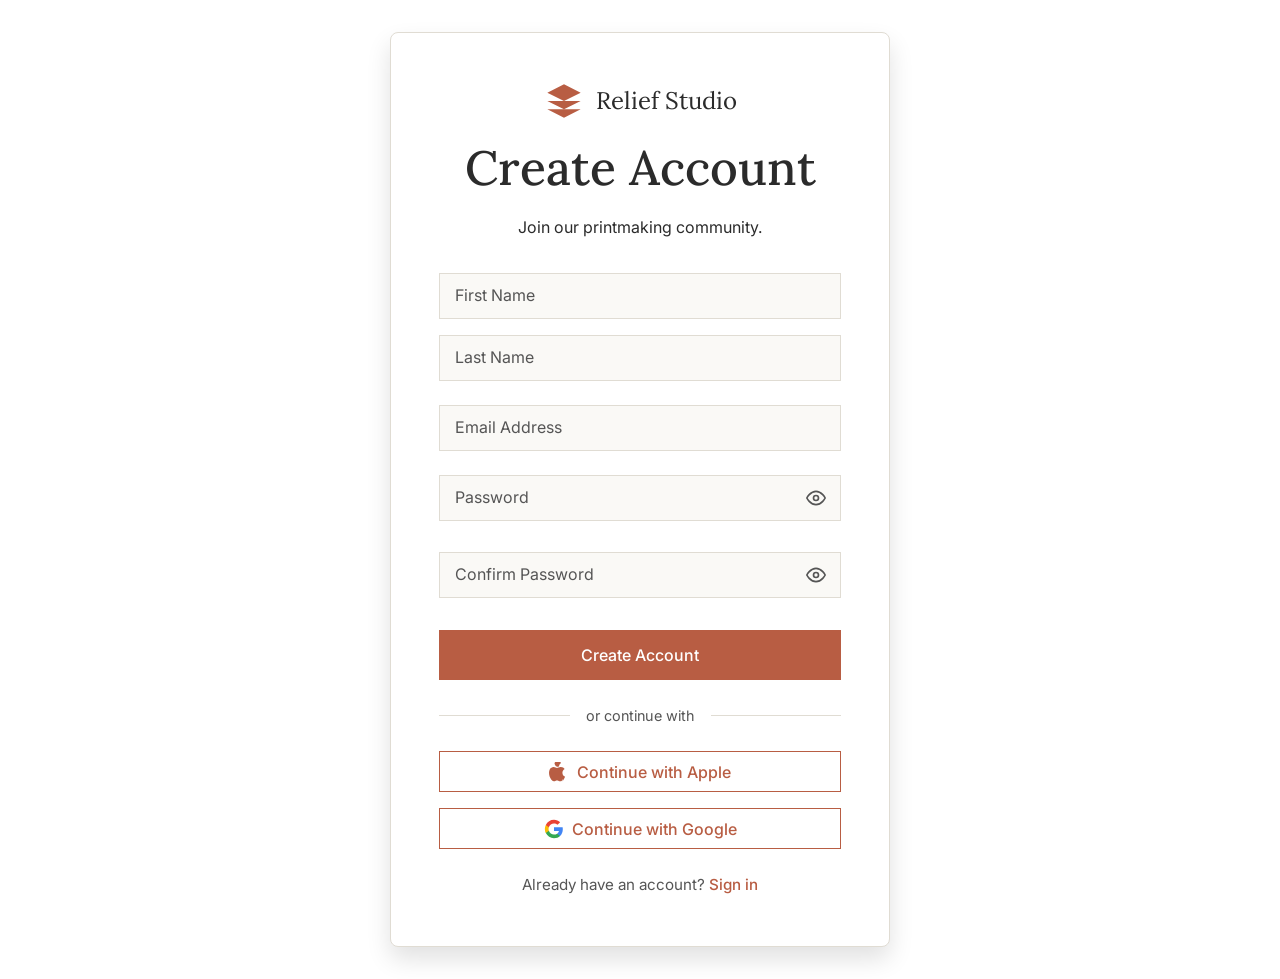
<file: register.html>
<!DOCTYPE html>
<html lang="en" dir="ltr">
<head>
    <meta charset="UTF-8">
    <meta name="viewport" content="width=device-width, initial-scale=1.0">
    <title>Register | Printmaking & Relief Print Studio</title>
    <link rel="stylesheet" href="assets/css/style.css">
    <style>
        body {
            display: flex;
            align-items: center;
            justify-content: center;
            min-height: 100vh;
            background: #ffffff;
        }
        .auth-card {
            background: var(--clr-card-bg);
            padding: 3rem;
            border-radius: 8px;
            box-shadow: var(--shadow-hover);
            width: 100%;
            max-width: 500px;
            position: relative;
            z-index: 2;
            border: 1px solid var(--clr-border);
            margin: 2rem 0;
        }
        .auth-header {
            text-align: center;
            margin-bottom: 2rem;
        }
        .auth-header svg {
            width: 48px;
            height: 48px;
            fill: var(--clr-sienna);
            margin-bottom: 1rem;
        }
        .auth-footer {
            text-align: center;
            margin-top: 1.5rem;
            font-size: 0.95rem;
            color: var(--clr-text-muted);
        }
        .auth-footer a {
            color: var(--clr-sienna);
            font-weight: 500;
        }
        .password-strength {
            height: 5px;
            width: 0%;
            background: transparent;
            margin-top: 10px;
            border-radius: 3px;
            transition: all 0.3s ease;
        }
        @keyframes shake {
            0% { transform: translateX(0); }
            25% { transform: translateX(-5px); }
            50% { transform: translateX(5px); }
            75% { transform: translateX(-5px); }
            100% { transform: translateX(0); }
        }
        .shake {
            animation: shake 0.5s ease-in-out;
        }
    </style>
    <link rel="icon" type="image/svg+xml" href="favicon.svg">
</head>
<body>



    <div class="auth-card reveal">
        <div class="auth-header">
            <a href="index.html" style="display: inline-flex; align-items: center; justify-content: center; gap: 0.75rem; font-family: var(--font-heading); font-size: 1.5rem; color: var(--clr-charcoal); margin-bottom: 1rem;">
                <svg viewBox="0 0 24 24" style="margin-bottom: 0; width: 40px; height: 40px;"><path d="M12 2L2 7l10 5 10-5-10-5zM2 17l10 5 10-5M2 12l10 5 10-5"/></svg>
                <span>Relief Studio</span>
            </a>
            <h2>Create Account</h2>
            <p class="text-muted">Join our printmaking community.</p>
        </div>

        <form class="validate-form" novalidate>
            <div class="d-flex gap-3" style="flex-wrap: wrap; margin-bottom: 1.5rem;">
                <div class="form-group" style="flex: 1; min-width: 200px; margin-bottom: 0;">
                    <input type="text" id="fname" class="form-control" placeholder=" " required>
                    <label for="fname" class="floating-label">First Name</label>
                </div>
                <div class="form-group" style="flex: 1; min-width: 200px; margin-bottom: 0;">
                    <input type="text" id="lname" class="form-control" placeholder=" " required>
                    <label for="lname" class="floating-label">Last Name</label>
                </div>
            </div>
            
            <div class="form-group">
                <input type="email" id="email" class="form-control" placeholder=" " required>
                <label for="email" class="floating-label">Email Address</label>
            </div>
            
            <div class="form-group" style="position: relative; margin-bottom: 0.5rem;">
                <input type="password" id="password" class="form-control" placeholder=" " required style="text-align: center; padding-right: 40px;">
                <label for="password" class="floating-label">Password</label>
                <button type="button" style="position: absolute; right: 15px; top: 50%; transform: translateY(-50%); background: none; border: none; cursor: pointer; color: var(--clr-text-muted); display: flex; align-items: center; justify-content: center;" onclick="const input = document.getElementById('password'); input.type = input.type === 'password' ? 'text' : 'password';">
                    <svg width="20" height="20" viewBox="0 0 24 24" fill="none" stroke="currentColor" stroke-width="2" stroke-linecap="round" stroke-linejoin="round"><path d="M1 12s4-8 11-8 11 8 11 8-4 8-11 8-11-8-11-8z"></path><circle cx="12" cy="12" r="3"></circle></svg>
                </button>
            </div>
            <div style="margin-bottom: 1rem;">
                <div id="strength-meter" class="password-strength"></div>
            </div>
            
            <div class="form-group" style="margin-bottom: 2rem; position: relative;">
                <input type="password" id="confirm_password" class="form-control" placeholder=" " required style="text-align: center; padding-right: 40px;">
                <label for="confirm_password" class="floating-label">Confirm Password</label>
                <button type="button" style="position: absolute; right: 15px; top: 50%; transform: translateY(-50%); background: none; border: none; cursor: pointer; color: var(--clr-text-muted); display: flex; align-items: center; justify-content: center;" onclick="const input = document.getElementById('confirm_password'); input.type = input.type === 'password' ? 'text' : 'password';">
                    <svg width="20" height="20" viewBox="0 0 24 24" fill="none" stroke="currentColor" stroke-width="2" stroke-linecap="round" stroke-linejoin="round"><path d="M1 12s4-8 11-8 11 8 11 8-4 8-11 8-11-8-11-8z"></path><circle cx="12" cy="12" r="3"></circle></svg>
                </button>
            </div>

            <button type="submit" class="btn btn-primary" style="width: 100%;">Create Account</button>

            <div style="display: flex; align-items: center; margin: 1.5rem 0; color: var(--clr-text-muted);">
                <div style="flex: 1; height: 1px; background: var(--clr-border);"></div>
                <span style="padding: 0 1rem; font-size: 0.9rem;">or continue with</span>
                <div style="flex: 1; height: 1px; background: var(--clr-border);"></div>
            </div>

            <div style="display: flex; gap: 1rem; flex-direction: column;">
                <button type="button" class="btn btn-outline" style="width: 100%; display: flex; align-items: center; justify-content: center; gap: 0.5rem; padding: 0.6rem;">
                    <svg width="20" height="20" viewBox="0 0 24 24"><path d="M17.05 20.28c-.98 1.43-2.05 2.83-3.65 2.83-1.51 0-2.02-.94-3.76-.94-1.74 0-2.3.92-3.72.96-1.63.04-2.83-1.52-3.82-2.96C.42 17.7-.96 12.24 1 8.81c.96-1.7 2.7-2.77 4.55-2.8 1.58-.03 3.06 1.06 4.04 1.06.97 0 2.77-1.32 4.68-1.12 1.99.11 3.58.98 4.5 2.37-3.95 2.15-3.32 7.74.52 9.27-.85 2-1.92 3.95-3.24 5.88zM12.03 5.65c.03-1.69.96-3.35 2.4-4.38-.85-2.04-3.15-2.52-3.9-2.59-1.55.08-3.08 1.05-3.93 2.44-.06 1.72 1.03 3.46 2.5 4.42 1.15.54 2.5.39 2.93-.89z" fill="currentColor"/></svg>
                    Continue with Apple
                </button>
                <button type="button" class="btn btn-outline" style="width: 100%; display: flex; align-items: center; justify-content: center; gap: 0.5rem; padding: 0.6rem;">
                    <svg width="20" height="20" viewBox="0 0 24 24"><path d="M22.56 12.25c0-.78-.07-1.53-.2-2.25H12v4.26h5.92c-.26 1.37-1.04 2.53-2.21 3.31v2.77h3.57c2.08-1.92 3.28-4.74 3.28-8.09z" fill="#4285F4"/><path d="M12 23c2.97 0 5.46-.98 7.28-2.66l-3.57-2.77c-.98.66-2.23 1.06-3.71 1.06-2.86 0-5.29-1.93-6.16-4.53H2.18v2.84C3.99 20.53 7.7 23 12 23z" fill="#34A853"/><path d="M5.84 14.09c-.22-.66-.35-1.36-.35-2.09s.13-1.43.35-2.09V7.07H2.18C1.43 8.55 1 10.22 1 12s.43 3.45 1.18 4.93l2.85-2.22.81-.62z" fill="#FBBC05"/><path d="M12 5.38c1.62 0 3.06.56 4.21 1.64l3.15-3.15C17.45 2.09 14.97 1 12 1 7.7 1 3.99 3.47 2.18 7.07l3.66 2.84c.87-2.6 3.3-4.53 6.16-4.53z" fill="#EA4335"/></svg>
                    Continue with Google
                </button>
            </div>
        </form>

        <div class="auth-footer">
            Already have an account? <a href="login.html">Sign in</a>
        </div>
    </div>

    <script src="assets/js/main.js"></script>
    <!-- Scroll to Top Button -->
    <button id="scrollToTop" class="scroll-to-top" aria-label="Scroll to top">
        <svg viewBox="0 0 24 24" width="24" height="24" stroke="currentColor" stroke-width="2" fill="none" stroke-linecap="round" stroke-linejoin="round"><polyline points="18 15 12 9 6 15"></polyline></svg>
    </button>
</body>
</html>
</file>
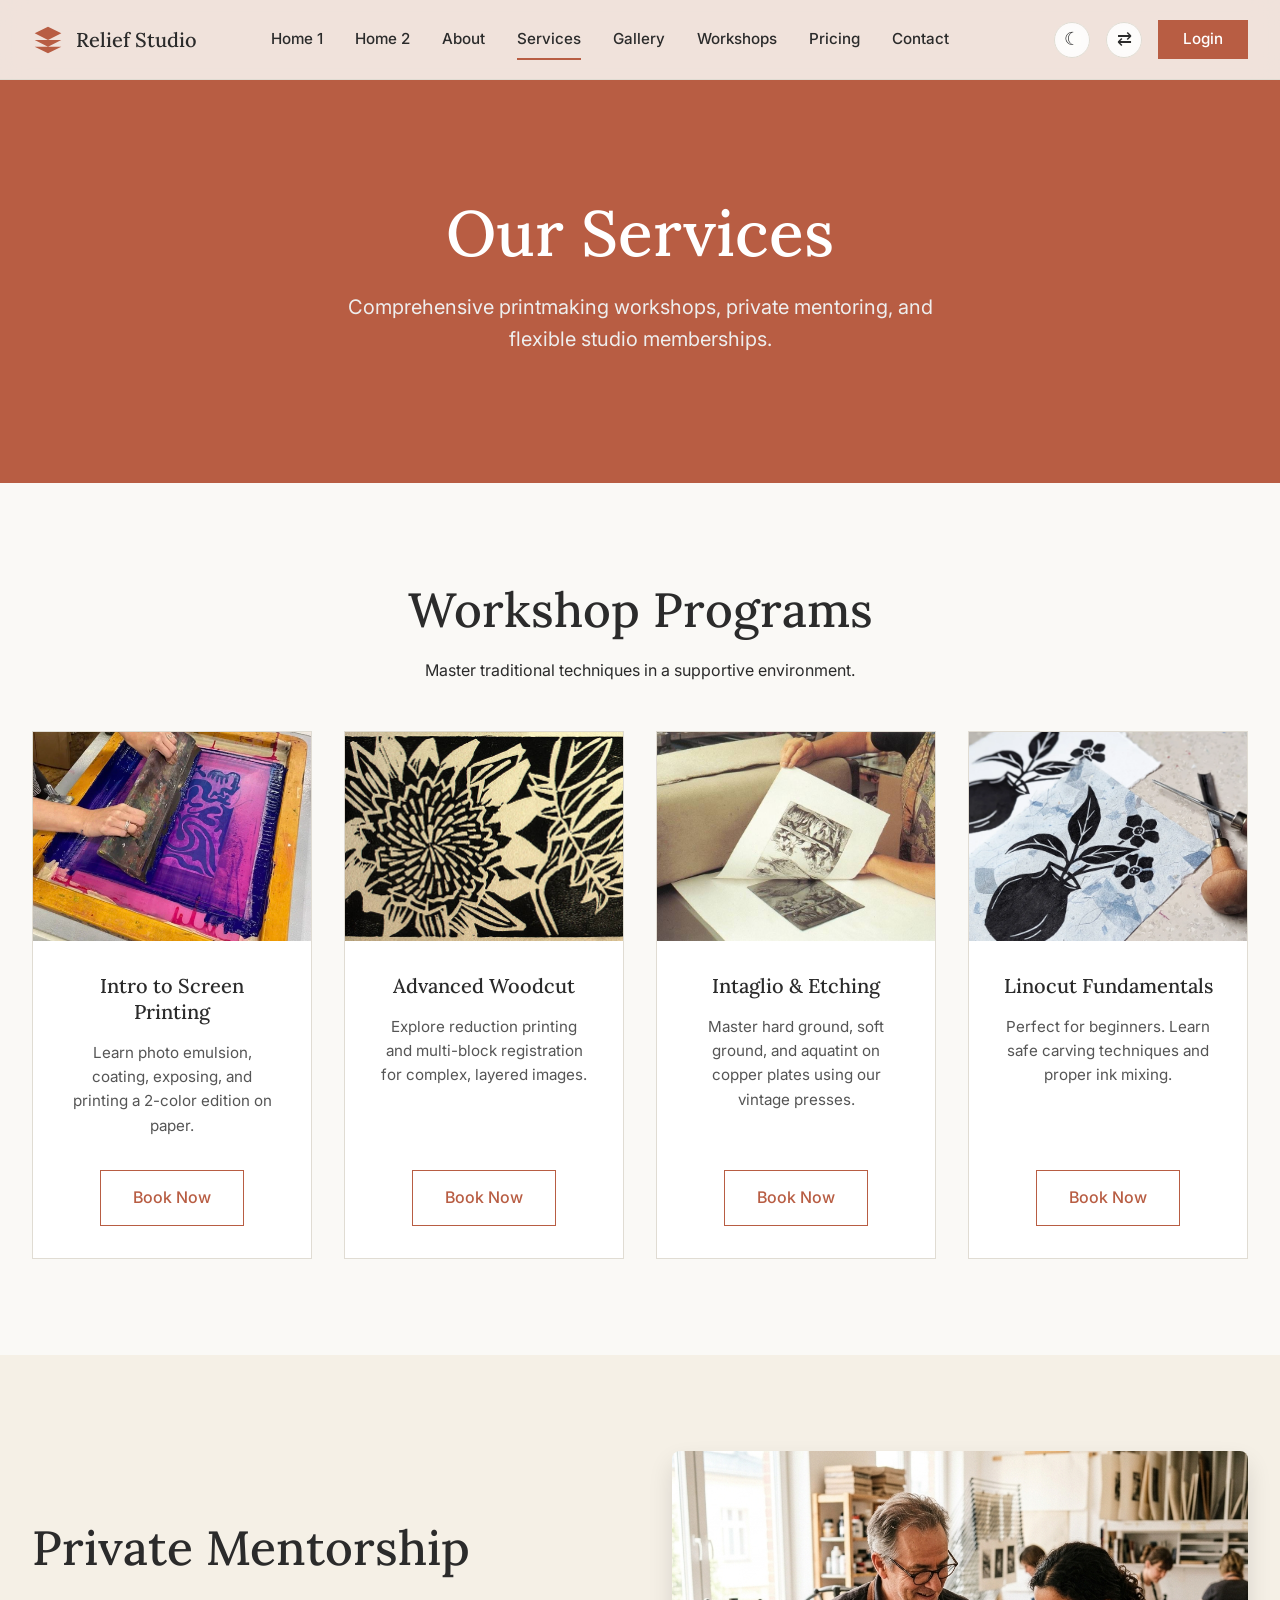
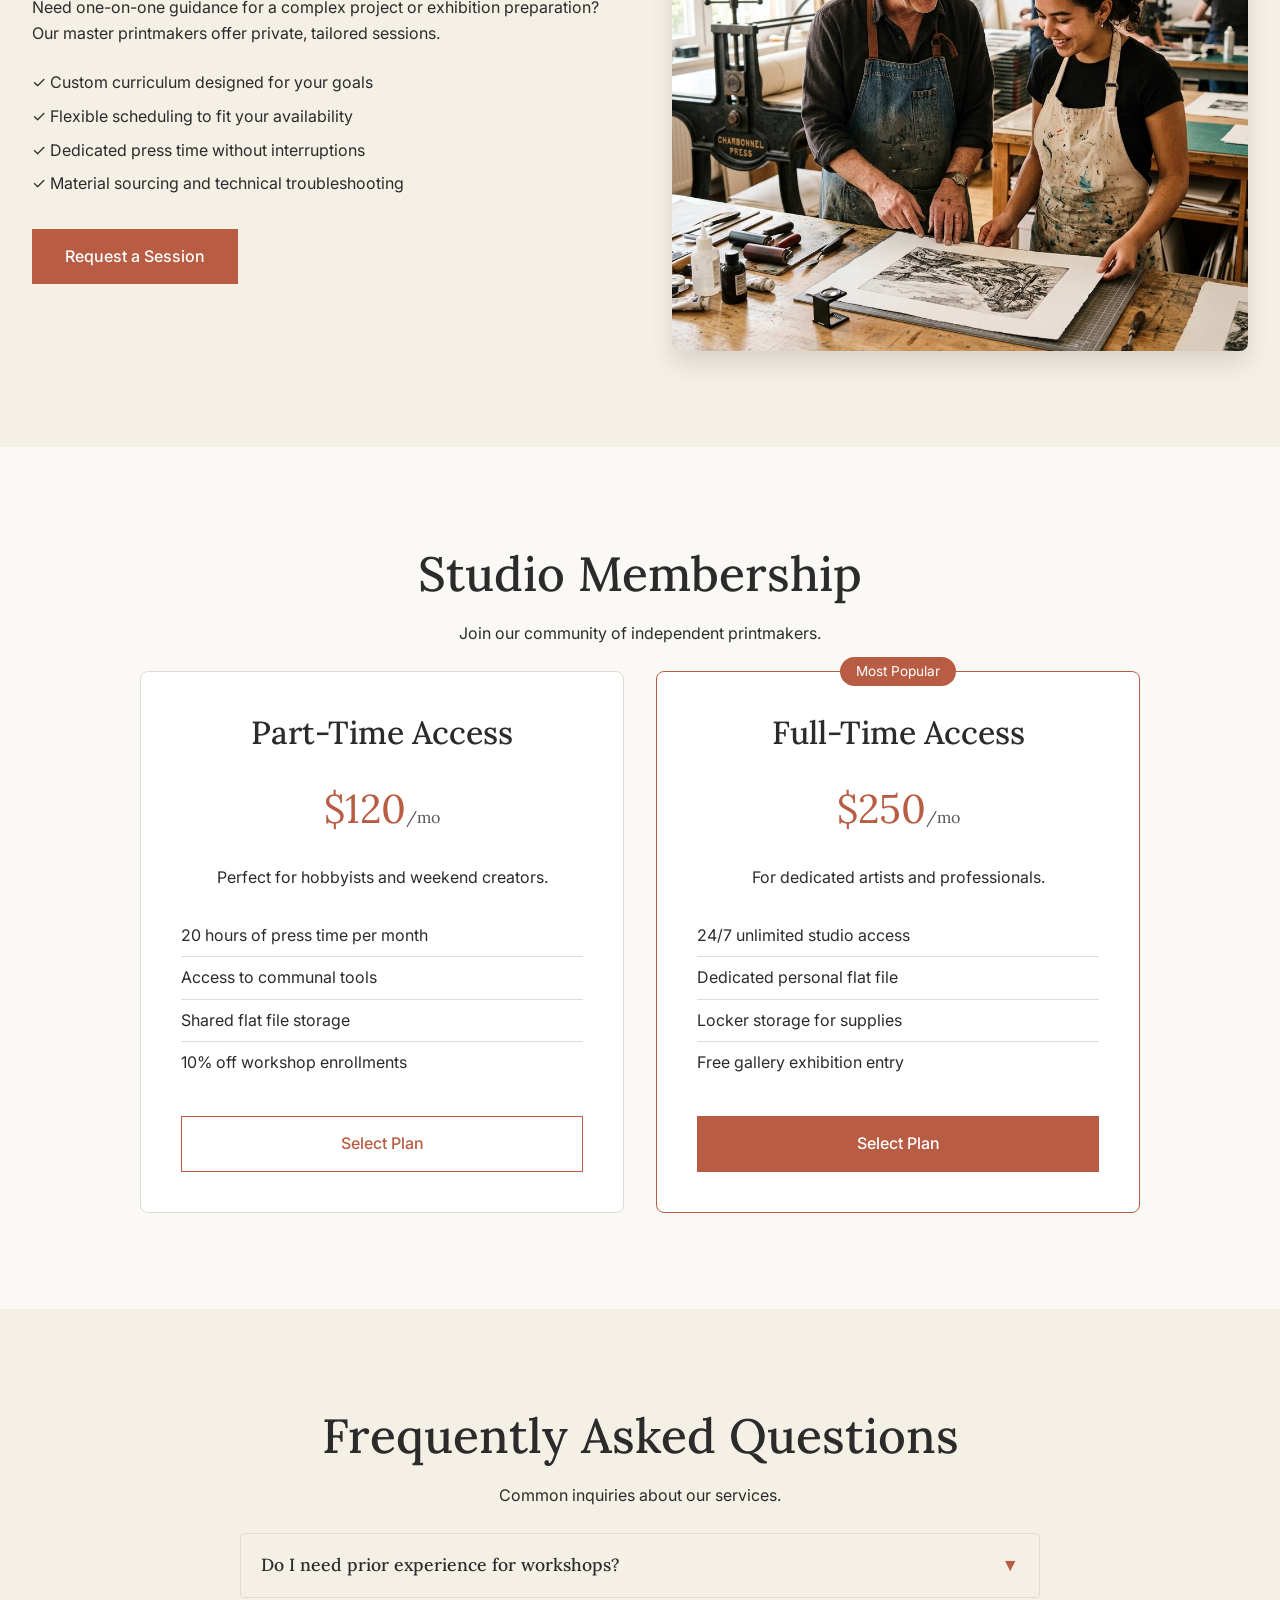
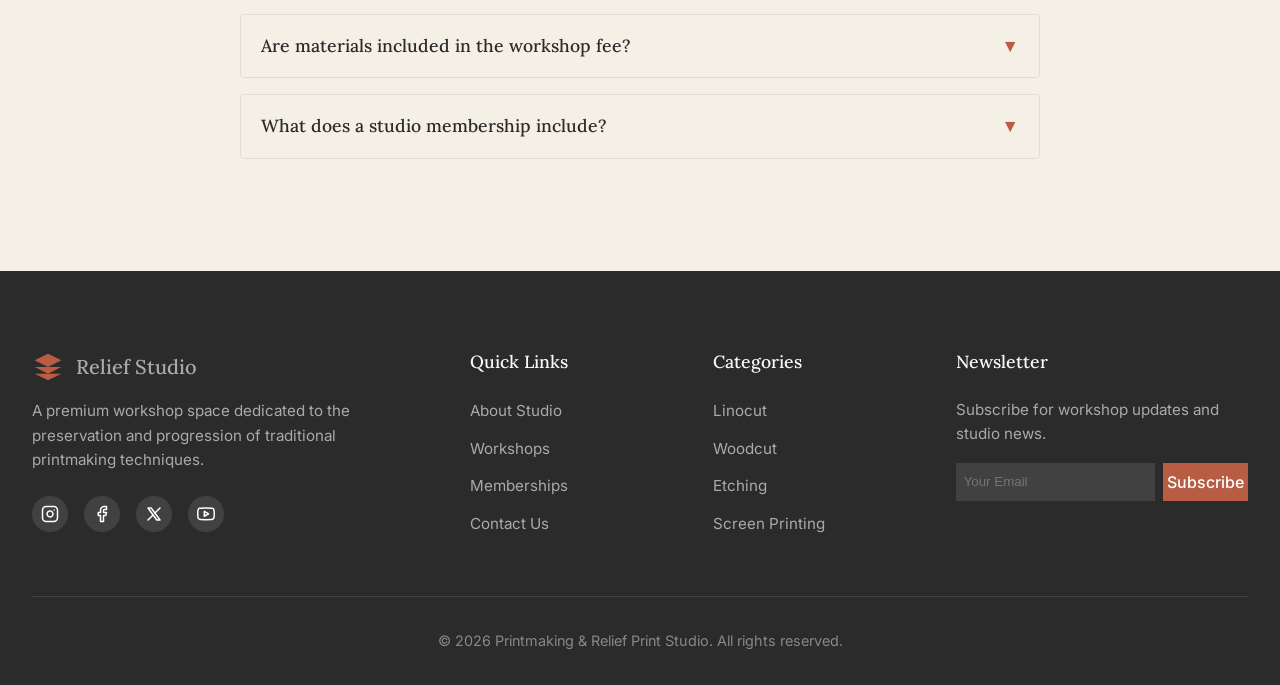
<file: services.html>
<!DOCTYPE html>
<html lang="en" dir="ltr">
<head>
    <meta charset="UTF-8">
    <meta name="viewport" content="width=device-width, initial-scale=1.0">
    <title>Services | Printmaking & Relief Print Studio</title>
    <meta name="description" content="Explore our workshop programs, private sessions, and studio membership plans.">
    <link rel="stylesheet" href="assets/css/style.css">
    <style>
        .faq-item {
            border: 1px solid var(--clr-border);
            margin-bottom: 1rem;
            border-radius: 4px;
            overflow: hidden;
        }
        .faq-question {
            background: var(--clr-bg-sec);
            padding: 1.25rem;
            margin: 0;
            font-size: 1.1rem;
            cursor: pointer;
            display: flex;
            justify-content: space-between;
            align-items: center;
        }
        .faq-question::after {
            content: '▼';
            font-size: 1.1rem;
            color: var(--clr-sienna);
            transition: transform 0.3s ease;
        }
        .faq-answer {
            padding: 1.25rem;
            display: none;
            background: var(--clr-bg-main);
        }
        
        .membership-card {
            border: 1px solid var(--clr-border);
            padding: 2.5rem;
            text-align: center;
            border-radius: 8px;
            background: var(--clr-card-bg);
            transition: var(--transition);
        }
        .membership-card:hover {
            box-shadow: var(--shadow-hover);
            transform: translateY(-5px);
        }
        .membership-price {
            font-size: 2.5rem;
            color: var(--clr-sienna);
            font-family: var(--font-heading);
            margin: 1.5rem 0;
        }
        .membership-features {
            text-align: left;
            margin-bottom: 2rem;
        }
        .membership-features li {
            padding: 0.5rem 0;
            border-bottom: 1px solid var(--clr-border);
        }
        .membership-features li:last-child {
            border-bottom: none;
        }
        
        .private-session-split {
            display: flex;
            align-items: center;
            gap: 4rem;
        }
        .private-session-content, .private-session-image {
            flex: 1;
        }
        @media (max-width: 992px) {
            .private-session-split {
                flex-direction: column;
                gap: 2rem;
                text-align: center;
            }
            .private-session-content ul {
                text-align: left;
                display: inline-block;
            }
        }
        
        .membership-grid {
            display: grid;
            grid-template-columns: repeat(auto-fit, minmax(300px, 1fr));
            gap: 2rem;
            max-width: 1000px;
            margin: 0 auto;
        }
        @media (max-width: 768px) {
            .membership-grid {
                grid-template-columns: 1fr;
            }
            .private-session-content ul {
                text-align: left;
                display: inline-block;
            }
            .private-session-content .btn {
                display: block;
                margin: 0 auto;
                width: max-content;
            }
        }
    </style>
    <link rel="icon" type="image/svg+xml" href="favicon.svg">
</head>
<body>

    <!-- Toggles moved to navbar -->

    <!-- Navbar -->
    <nav class="navbar">
        <div class="container">
            <a href="index.html" class="nav-brand">
                <svg viewBox="0 0 24 24"><path d="M12 2L2 7l10 5 10-5-10-5zM2 17l10 5 10-5M2 12l10 5 10-5"/></svg>
                Relief Studio
            </a>
            <div class="nav-menu">
                <a href="index.html" class="nav-link">Home 1</a>
                <a href="home-2.html" class="nav-link">Home 2</a>
                <a href="about.html" class="nav-link">About</a>
                <a href="services.html" class="nav-link active">Services</a>
                <a href="gallery.html" class="nav-link">Gallery</a>
                <a href="workshop.html" class="nav-link">Workshops</a>
                <a href="pricing.html" class="nav-link">Pricing</a>
                <a href="contact.html" class="nav-link">Contact</a>
            </div>
            <div class="nav-actions">
                <button id="theme-toggle" class="toggle-btn" aria-label="Toggle Dark Mode" style="width: 36px; height: 36px;">☾</button>
                <button id="rtl-toggle" class="toggle-btn" aria-label="Toggle RTL" style="width: 36px; height: 36px;">⇄</button>
                <a href="login.html" class="btn btn-primary" style="padding: 0.4rem 1.5rem; font-size: 0.95rem;">Login</a>
                <button class="mobile-toggle" aria-label="Toggle Navigation">☰</button>
            </div>
        </div>
    </nav>

    <main>
        <!-- Section 1: Hero -->
        <header class="page-header" style="background: var(--clr-sienna); position: relative;">
            <div class="container reveal" style="position: relative; z-index: 2;">
                <h1 style="color: #fff;">Our Services</h1>
                <p style="color: #eee; font-size: 1.25rem; max-width: 600px; margin: 0 auto;">Comprehensive printmaking workshops, private mentoring, and flexible studio memberships.</p>
            </div>
        </header>

        <!-- Section 2: Workshop Programs (4 Cards) -->
        <section class="py-section">
            <div class="container">
                <div class="text-center reveal">
                    <h2>Workshop Programs</h2>
                    <p class="text-muted">Master traditional techniques in a supportive environment.</p>
                </div>
                
                <div class="cards-grid-4 reveal">
                    <!-- Card 1 -->
                    <div class="card">
                        <div class="card-img-wrapper">
                            <img src="assets/images/Intro to Screen Printing.png" alt="Screen Printing Intro" style="object-position: center;">
                        </div>
                        <div class="card-body">
                            <h3 class="card-title">Intro to Screen Printing</h3>
                            <p class="card-text">Learn photo emulsion, coating, exposing, and printing a 2-color edition on paper.</p>
                            <div class="card-footer">
                                <a href="contact.html" class="btn btn-outline">Book Now</a>
                            </div>
                        </div>
                    </div>
                    <!-- Card 2 -->
                    <div class="card">
                        <div class="card-img-wrapper">
                            <img src="assets/images/Advanced Woodcut.png" alt="Woodcut Techniques" style="object-position: center;">
                        </div>
                        <div class="card-body">
                            <h3 class="card-title">Advanced Woodcut</h3>
                            <p class="card-text">Explore reduction printing and multi-block registration for complex, layered images.</p>
                            <div class="card-footer">
                                <a href="contact.html" class="btn btn-outline">Book Now</a>
                            </div>
                        </div>
                    </div>
                    <!-- Card 3 -->
                    <div class="card">
                        <div class="card-img-wrapper">
                            <img src="assets/images/Intaglio & Etching.png" alt="Etching Basics" style="object-position: center;">
                        </div>
                        <div class="card-body">
                            <h3 class="card-title">Intaglio & Etching</h3>
                            <p class="card-text">Master hard ground, soft ground, and aquatint on copper plates using our vintage presses.</p>
                            <div class="card-footer">
                                <a href="contact.html" class="btn btn-outline">Book Now</a>
                            </div>
                        </div>
                    </div>
                    <!-- Card 4 -->
                    <div class="card">
                        <div class="card-img-wrapper">
                            <img src="assets/images/Linocut Fundamentals.png" alt="Linocut Basics" style="object-position: center;">
                        </div>
                        <div class="card-body">
                            <h3 class="card-title">Linocut Fundamentals</h3>
                            <p class="card-text">Perfect for beginners. Learn safe carving techniques and proper ink mixing.</p>
                            <div class="card-footer">
                                <a href="contact.html" class="btn btn-outline">Book Now</a>
                            </div>
                        </div>
                    </div>
                </div>
            </div>
        </section>

        <!-- Section 3: Private Sessions -->
        <section class="py-section bg-sec">
            <div class="container reveal">
                <div class="private-session-split">
                    <div class="private-session-content">
                        <h2>Private Mentorship</h2>
                        <p>Need one-on-one guidance for a complex project or exhibition preparation? Our master printmakers offer private, tailored sessions.</p>
                        <ul style="margin-top: 1.5rem; margin-bottom: 2rem; padding-left: 0; list-style: none;">
                            <li style="margin-bottom: 0.5rem;">✓ Custom curriculum designed for your goals</li>
                            <li style="margin-bottom: 0.5rem;">✓ Flexible scheduling to fit your availability</li>
                            <li style="margin-bottom: 0.5rem;">✓ Dedicated press time without interruptions</li>
                            <li>✓ Material sourcing and technical troubleshooting</li>
                        </ul>
                        <a href="contact.html" class="btn btn-primary">Request a Session</a>
                    </div>
                    <div class="private-session-image">
                        <img src="assets/images/private-mentorship.png" alt="Private Mentoring" style="border-radius: 8px; width: 100%; object-fit: cover; object-position: center; max-height: 500px; box-shadow: var(--shadow-hover);">
                    </div>
                </div>
            </div>
        </section>

        <!-- Section 4: Studio Membership Plans -->
        <section class="py-section">
            <div class="container reveal">
                <div class="text-center mb-4">
                    <h2>Studio Membership</h2>
                    <p class="text-muted">Join our community of independent printmakers.</p>
                </div>
                
                <div class="membership-grid">
                    <!-- Plan 1 -->
                    <div class="membership-card">
                        <h3>Part-Time Access</h3>
                        <div class="membership-price">$120<span style="font-size: 1rem; color: var(--clr-text-muted);">/mo</span></div>
                        <p class="text-muted mb-4">Perfect for hobbyists and weekend creators.</p>
                        <ul class="membership-features">
                            <li>20 hours of press time per month</li>
                            <li>Access to communal tools</li>
                            <li>Shared flat file storage</li>
                            <li>10% off workshop enrollments</li>
                        </ul>
                        <a href="pricing.html" class="btn btn-outline" style="width: 100%;">Select Plan</a>
                    </div>
                    
                    <!-- Plan 2 -->
                    <div class="membership-card" style="border-color: var(--clr-sienna); position: relative;">
                        <div style="position: absolute; top: -15px; left: 50%; transform: translateX(-50%); background: var(--clr-sienna); color: #fff; padding: 0.25rem 1rem; border-radius: 20px; font-size: 0.85rem;">Most Popular</div>
                        <h3>Full-Time Access</h3>
                        <div class="membership-price">$250<span style="font-size: 1rem; color: var(--clr-text-muted);">/mo</span></div>
                        <p class="text-muted mb-4">For dedicated artists and professionals.</p>
                        <ul class="membership-features">
                            <li>24/7 unlimited studio access</li>
                            <li>Dedicated personal flat file</li>
                            <li>Locker storage for supplies</li>
                            <li>Free gallery exhibition entry</li>
                        </ul>
                        <a href="pricing.html" class="btn btn-primary" style="width: 100%;">Select Plan</a>
                    </div>
                </div>
            </div>
        </section>

        <!-- Section 5: FAQ -->
        <section class="py-section bg-sec">
            <div class="container reveal">
                <div class="text-center mb-4">
                    <h2>Frequently Asked Questions</h2>
                    <p class="text-muted">Common inquiries about our services.</p>
                </div>
                
                <div style="max-width: 800px; margin: 0 auto;">
                    <div class="faq-item">
                        <h4 class="faq-question">Do I need prior experience for workshops?</h4>
                        <div class="faq-answer">
                            <p>Not at all! Our introductory classes are designed specifically for beginners with absolutely no prior printmaking experience.</p>
                        </div>
                    </div>
                    <div class="faq-item">
                        <h4 class="faq-question">Are materials included in the workshop fee?</h4>
                        <div class="faq-answer">
                            <p>Yes, all basic materials (inks, blocks, standard paper, carving tools) are provided. You may bring special paper if you wish.</p>
                        </div>
                    </div>
                    <div class="faq-item">
                        <h4 class="faq-question">What does a studio membership include?</h4>
                        <div class="faq-answer">
                            <p>Memberships include access to our etching presses, screen exposure units, drying racks, and washout booths. You must provide your own consumables like paper and personal inks.</p>
                        </div>
                    </div>
                </div>
            </div>
        </section>
    </main>

    <!-- Footer -->
    <footer class="site-footer">
        <div class="container">
            <div class="footer-grid">
                <div class="footer-widget">
                    <a href="index.html" class="nav-brand" style="margin-bottom: 1rem; display: inline-flex;">
                        <svg viewBox="0 0 24 24" style="width: 32px; height: 32px; fill: var(--clr-sienna);"><path d="M12 2L2 7l10 5 10-5-10-5zM2 17l10 5 10-5M2 12l10 5 10-5"/></svg>
                        Relief Studio
                    </a>
                    <p>A premium workshop space dedicated to the preservation and progression of traditional printmaking techniques.</p>
                                        <div class="social-icons" style="margin-top: 1.5rem;">
                        <a href="#" aria-label="Instagram"><svg viewBox="0 0 24 24" width="18" height="18" stroke="currentColor" stroke-width="2" fill="none" stroke-linecap="round" stroke-linejoin="round"><rect x="2" y="2" width="20" height="20" rx="5" ry="5"></rect><path d="M16 11.37A4 4 0 1 1 12.63 8 4 4 0 0 1 16 11.37z"></path><line x1="17.5" y1="6.5" x2="17.51" y2="6.5"></line></svg></a>
                        <a href="#" aria-label="Facebook"><svg viewBox="0 0 24 24" width="18" height="18" stroke="currentColor" stroke-width="2" fill="none" stroke-linecap="round" stroke-linejoin="round"><path d="M18 2h-3a5 5 0 0 0-5 5v3H7v4h3v8h4v-8h3l1-4h-4V7a1 1 0 0 1 1-1h3z"></path></svg></a>
                        <a href="#" aria-label="X"><svg viewBox="0 0 24 24" width="18" height="18" stroke="currentColor" stroke-width="2" fill="none" stroke-linecap="round" stroke-linejoin="round"><path d="M4 4l11.733 16h4.267l-11.733 -16z"></path><path d="M4 20l6.768 -6.768m2.46 -2.46l6.772 -6.772"></path></svg></a>
                        <a href="#" aria-label="YouTube"><svg viewBox="0 0 24 24" width="18" height="18" stroke="currentColor" stroke-width="2" fill="none" stroke-linecap="round" stroke-linejoin="round"><path d="M22.54 6.42a2.78 2.78 0 0 0-1.94-2C18.88 4 12 4 12 4s-6.88 0-8.6.46a2.78 2.78 0 0 0-1.94 2A29 29 0 0 0 1 11.75a29 29 0 0 0 .46 5.33 2.78 2.78 0 0 0 1.94 2c1.72.46 8.6.46 8.6.46s6.88 0 8.6-.46a2.78 2.78 0 0 0 1.94-2 29 29 0 0 0 .46-5.33 29 29 0 0 0-.46-5.33z"></path><polygon points="9.75 15.02 15.5 11.75 9.75 8.48 9.75 15.02"></polygon></svg></a>
                    </div>
                </div>
                <div class="footer-widget">
                    <h4>Quick Links</h4>
                    <ul class="footer-links">
                        <li><a href="about.html">About Studio</a></li>
                        <li><a href="services.html">Workshops</a></li>
                        <li><a href="pricing.html">Memberships</a></li>
                        <li><a href="contact.html">Contact Us</a></li>
                    </ul>
                </div>
                <div class="footer-widget">
                    <h4>Categories</h4>
                    <ul class="footer-links">
                        <li><a href="#">Linocut</a></li>
                        <li><a href="#">Woodcut</a></li>
                        <li><a href="#">Etching</a></li>
                        <li><a href="#">Screen Printing</a></li>
                    </ul>
                </div>
                <div class="footer-widget">
                    <h4>Newsletter</h4>
                    <p>Subscribe for workshop updates and studio news.</p>
                    <form style="display: flex; gap: 0.5rem; margin-top: 1rem;">
                        <input type="email" placeholder="Your Email" style="padding: 0.5rem; width: 100%; border: none; outline: none; background: rgba(255,255,255,0.1); color: #fff;">
                        <button type="button" class="btn btn-primary" style="padding: 0.5rem 1rem;">Subscribe</button>
                    </form>
                    
                </div>
            </div>
            <div class="footer-bottom">
                &copy; 2026 Printmaking & Relief Print Studio. All rights reserved.
            </div>
        </div>
    </footer>

    <script src="assets/js/main.js"></script>
    <script>
        // FAQ Accordion Script
        document.querySelectorAll('.faq-question').forEach(item => {
            item.addEventListener('click', () => {
                const answer = item.nextElementSibling;
                const isVisible = answer.style.display === 'block';
                
                document.querySelectorAll('.faq-answer').forEach(ans => ans.style.display = 'none');
                document.querySelectorAll('.faq-question').forEach(q => q.style.color = '');
                
                if (!isVisible) {
                    answer.style.display = 'block';
                    item.style.color = 'var(--clr-sienna)';
                }
            });
        });
    </script>
    <!-- Scroll to Top Button -->
    <button id="scrollToTop" class="scroll-to-top" aria-label="Scroll to top">
        <svg viewBox="0 0 24 24" width="24" height="24" stroke="currentColor" stroke-width="2" fill="none" stroke-linecap="round" stroke-linejoin="round"><polyline points="18 15 12 9 6 15"></polyline></svg>
    </button>
</body>
</html>
</file>
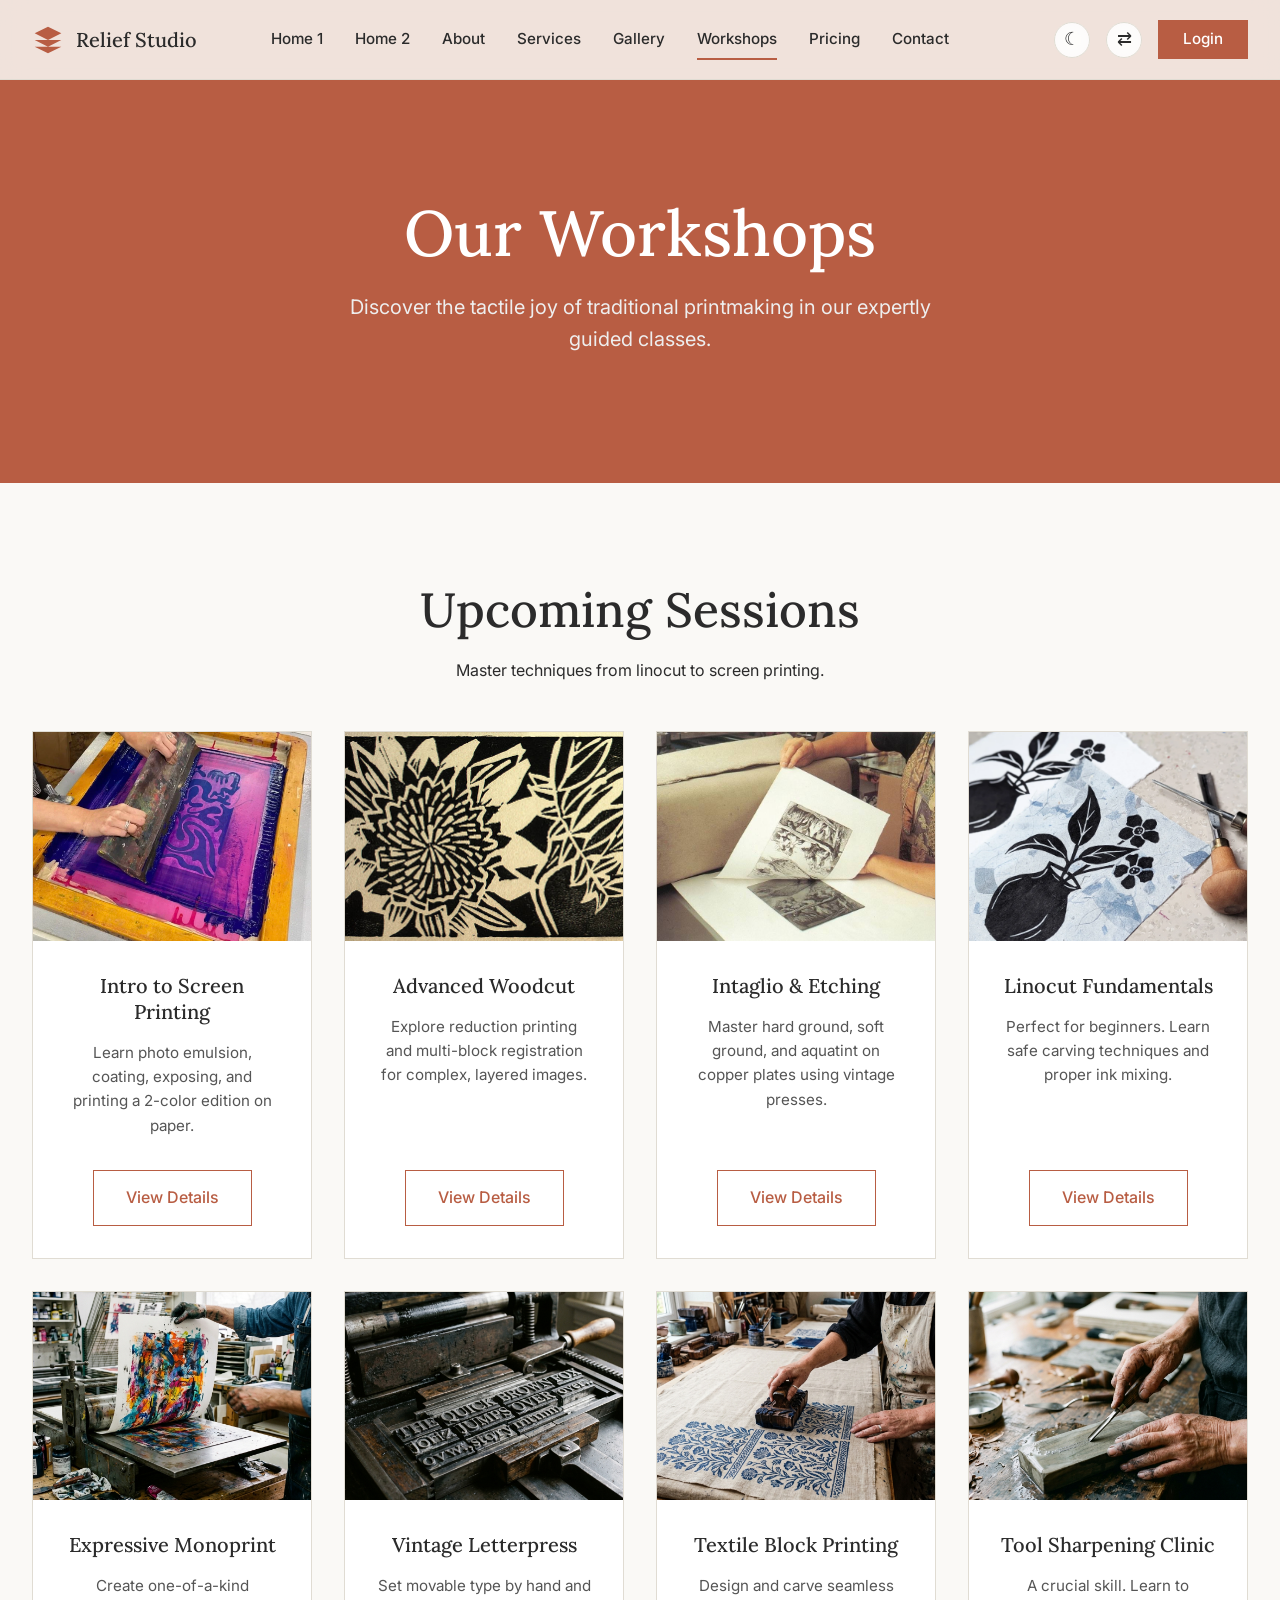
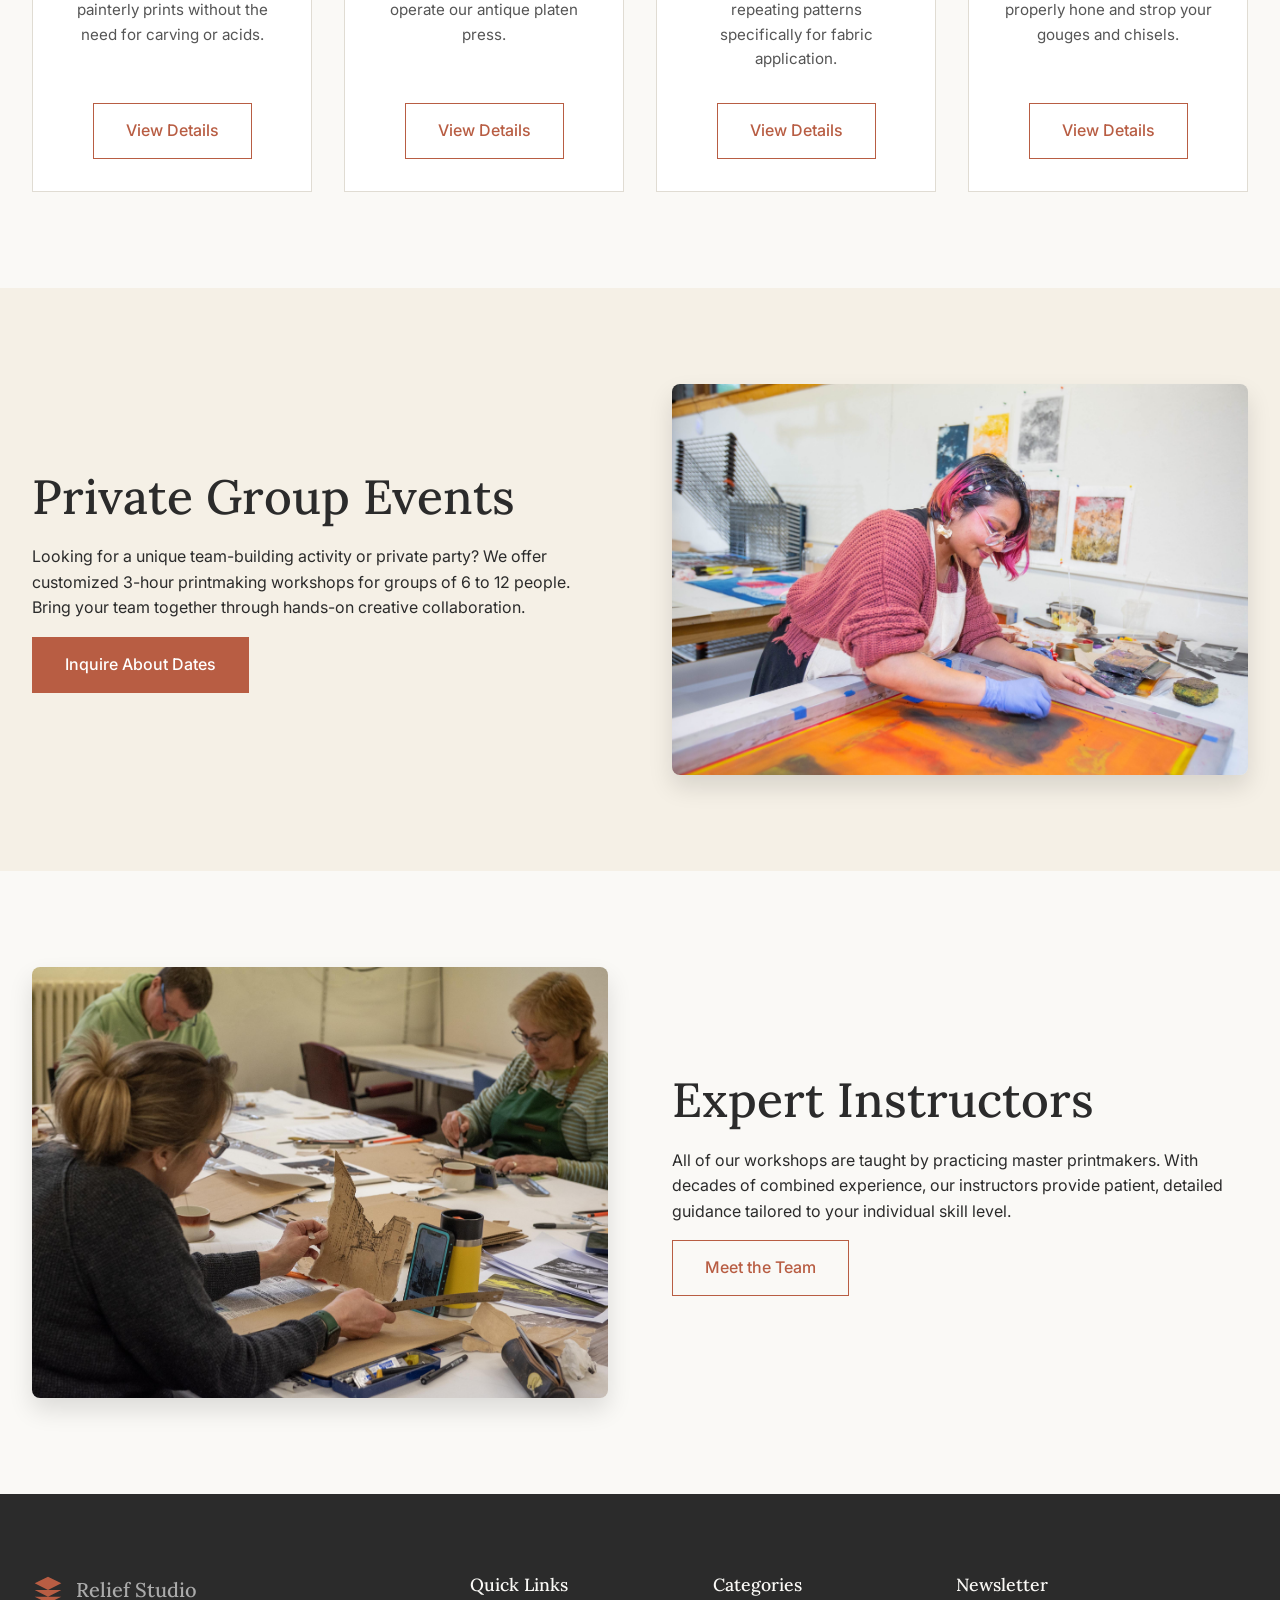
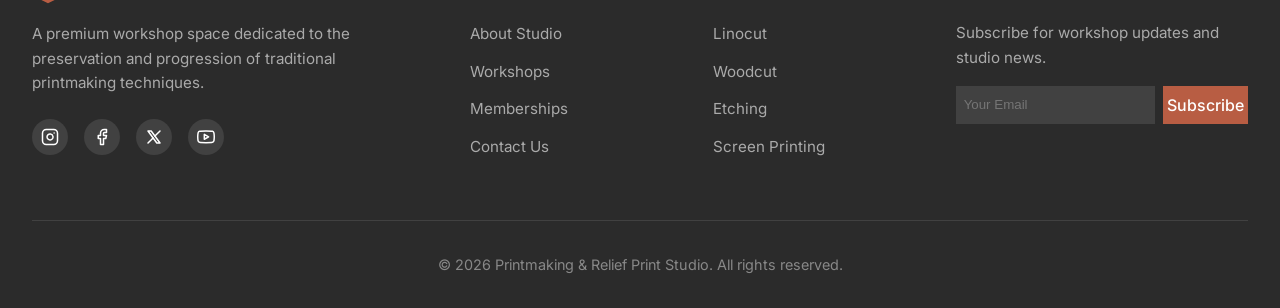
<file: workshop.html>
<!DOCTYPE html>
<html lang="en" dir="ltr">
<head>
    <meta charset="UTF-8">
    <meta name="viewport" content="width=device-width, initial-scale=1.0">
    <title>Workshops | Printmaking & Relief Print Studio</title>
    <link rel="stylesheet" href="assets/css/style.css">
    <style>
        .expert-instructors-split {
            display: flex;
            align-items: center;
            gap: 4rem;
            flex-direction: row-reverse;
        }
        .expert-instructors-text, .expert-instructors-image {
            flex: 1;
        }
        @media (max-width: 992px) {
            .expert-instructors-split {
                flex-direction: column;
                gap: 2rem;
                text-align: center;
            }
        }
    </style>    <link rel="icon" type="image/svg+xml" href="favicon.svg">
</head>
<body>

    <!-- Toggles moved to navbar -->

    <!-- Navbar -->
    <nav class="navbar">
        <div class="container">
            <a href="index.html" class="nav-brand">
                <svg viewBox="0 0 24 24"><path d="M12 2L2 7l10 5 10-5-10-5zM2 17l10 5 10-5M2 12l10 5 10-5"/></svg>
                Relief Studio
            </a>
            <div class="nav-menu">
                <a href="index.html" class="nav-link">Home 1</a>
                <a href="home-2.html" class="nav-link">Home 2</a>
                <a href="about.html" class="nav-link">About</a>
                <a href="services.html" class="nav-link">Services</a>
                <a href="gallery.html" class="nav-link">Gallery</a>
                <a href="workshop.html" class="nav-link active">Workshops</a>
                <a href="pricing.html" class="nav-link">Pricing</a>
                <a href="contact.html" class="nav-link">Contact</a>
            </div>
            <div class="nav-actions">
                <button id="theme-toggle" class="toggle-btn" aria-label="Toggle Dark Mode" style="width: 36px; height: 36px;">☾</button>
                <button id="rtl-toggle" class="toggle-btn" aria-label="Toggle RTL" style="width: 36px; height: 36px;">⇄</button>
                <a href="login.html" class="btn btn-primary" style="padding: 0.4rem 1.5rem; font-size: 0.95rem;">Login</a>
                <button class="mobile-toggle" aria-label="Toggle Navigation">☰</button>
            </div>
        </div>
    </nav>

    <main>
        <!-- Page Header -->
        <header class="page-header" style="background: var(--clr-sienna); position: relative;">
            <div class="container reveal" style="position: relative; z-index: 2;">
                <h1 style="color: #fff;">Our Workshops</h1>
                <p style="color: #eee; font-size: 1.25rem; max-width: 600px; margin: 0 auto;">Discover the tactile joy of traditional printmaking in our expertly guided classes.</p>
            </div>
        </header>

        <!-- Workshops Grid Section with Perfect Alignment -->
        <section class="py-section">
            <div class="container">
                <div class="text-center reveal mb-4">
                    <h2>Upcoming Sessions</h2>
                    <p class="text-muted">Master techniques from linocut to screen printing.</p>
                </div>
                
                <div class="cards-grid-4 reveal">
                    <!-- Card 1 -->
                    <div class="card">
                        <div class="card-img-wrapper">
                            <img src="assets/images/Intro to Screen Printing.png" alt="Screen Printing" style="object-position: center;">
                        </div>
                        <div class="card-body">
                            <h3 class="card-title">Intro to Screen Printing</h3>
                            <p class="card-text">Learn photo emulsion, coating, exposing, and printing a 2-color edition on paper.</p>
                            <div class="card-footer">
                                <a href="pricing.html" class="btn btn-outline">View Details</a>
                            </div>
                        </div>
                    </div>
                    <!-- Card 2 -->
                    <div class="card">
                        <div class="card-img-wrapper">
                            <img src="assets/images/Advanced Woodcut.png" alt="Woodcut" style="object-position: center;">
                        </div>
                        <div class="card-body">
                            <h3 class="card-title">Advanced Woodcut</h3>
                            <p class="card-text">Explore reduction printing and multi-block registration for complex, layered images.</p>
                            <div class="card-footer">
                                <a href="pricing.html" class="btn btn-outline">View Details</a>
                            </div>
                        </div>
                    </div>
                    <!-- Card 3 -->
                    <div class="card">
                        <div class="card-img-wrapper">
                            <img src="assets/images/Intaglio & Etching.png" alt="Etching" style="object-position: center;">
                        </div>
                        <div class="card-body">
                            <h3 class="card-title">Intaglio & Etching</h3>
                            <p class="card-text">Master hard ground, soft ground, and aquatint on copper plates using vintage presses.</p>
                            <div class="card-footer">
                                <a href="pricing.html" class="btn btn-outline">View Details</a>
                            </div>
                        </div>
                    </div>
                    <!-- Card 4 -->
                    <div class="card">
                        <div class="card-img-wrapper">
                            <img src="assets/images/Linocut Fundamentals.png" alt="Linocut" style="object-position: center;">
                        </div>
                        <div class="card-body">
                            <h3 class="card-title">Linocut Fundamentals</h3>
                            <p class="card-text">Perfect for beginners. Learn safe carving techniques and proper ink mixing.</p>
                            <div class="card-footer">
                                <a href="pricing.html" class="btn btn-outline">View Details</a>
                            </div>
                        </div>
                    </div>

                    <!-- Row 2 -->
                    <!-- Card 5 -->
                    <div class="card">
                        <div class="card-img-wrapper">
                            <img src="assets/images/monoprint.png" alt="Monoprinting" style="object-position: center;">
                        </div>
                        <div class="card-body">
                            <h3 class="card-title">Expressive Monoprint</h3>
                            <p class="card-text">Create one-of-a-kind painterly prints without the need for carving or acids.</p>
                            <div class="card-footer">
                                <a href="pricing.html" class="btn btn-outline">View Details</a>
                            </div>
                        </div>
                    </div>
                    <!-- Card 6 -->
                    <div class="card">
                        <div class="card-img-wrapper">
                            <img src="assets/images/letterpress.png" alt="Letterpress" style="object-position: center;">
                        </div>
                        <div class="card-body">
                            <h3 class="card-title">Vintage Letterpress</h3>
                            <p class="card-text">Set movable type by hand and operate our antique platen press.</p>
                            <div class="card-footer">
                                <a href="pricing.html" class="btn btn-outline">View Details</a>
                            </div>
                        </div>
                    </div>
                    <!-- Card 7 -->
                    <div class="card">
                        <div class="card-img-wrapper">
                            <img src="assets/images/textile_printing.png" alt="Fabric Printing" style="object-position: center;">
                        </div>
                        <div class="card-body">
                            <h3 class="card-title">Textile Block Printing</h3>
                            <p class="card-text">Design and carve seamless repeating patterns specifically for fabric application.</p>
                            <div class="card-footer">
                                <a href="pricing.html" class="btn btn-outline">View Details</a>
                            </div>
                        </div>
                    </div>
                    <!-- Card 8 -->
                    <div class="card">
                        <div class="card-img-wrapper">
                            <img src="assets/images/tool_sharpening.png" alt="Tool Maintenance" style="object-position: center;">
                        </div>
                        <div class="card-body">
                            <h3 class="card-title">Tool Sharpening Clinic</h3>
                            <p class="card-text">A crucial skill. Learn to properly hone and strop your gouges and chisels.</p>
                            <div class="card-footer">
                                <a href="pricing.html" class="btn btn-outline">View Details</a>
                            </div>
                        </div>
                    </div>
                </div>
            </div>
        </section>

        <!-- Section: Private Events -->
        <section class="py-section bg-sec">
            <div class="container reveal">
                <div class="d-flex align-items-center" style="gap: 4rem; flex-wrap: wrap;">
                    <div style="flex: 1; min-width: 300px;">
                        <h2>Private Group Events</h2>
                        <p>Looking for a unique team-building activity or private party? We offer customized 3-hour printmaking workshops for groups of 6 to 12 people. Bring your team together through hands-on creative collaboration.</p>
                        <a href="contact.html" class="btn btn-primary mt-3">Inquire About Dates</a>
                    </div>
                    <div style="flex: 1; min-width: 300px;">
                        <img src="assets/images/Private Group Events.png" alt="Private Group Event" style="border-radius: 8px; width: 100%; object-fit: cover; object-position: center; box-shadow: var(--shadow-hover);">
                    </div>
                </div>
            </div>
        </section>

        <!-- Section: Expert Instructors -->
        <section class="py-section">
            <div class="container reveal">
                <div class="expert-instructors-split">
                    <div class="expert-instructors-text">
                        <h2>Expert Instructors</h2>
                        <p>All of our workshops are taught by practicing master printmakers. With decades of combined experience, our instructors provide patient, detailed guidance tailored to your individual skill level.</p>
                        <a href="about.html" class="btn btn-outline mt-3">Meet the Team</a>
                    </div>
                    <div class="expert-instructors-image">
                        <img src="assets/images/Expert Instructors2.png" alt="Expert Instructor" style="border-radius: 8px; width: 100%; object-fit: cover; object-position: center; box-shadow: var(--shadow-hover);">
                    </div>
                </div>
            </div>
        </section>
    </main>

    <!-- Footer -->
    <footer class="site-footer">
        <div class="container">
            <div class="footer-grid">
                <div class="footer-widget">
                    <a href="index.html" class="nav-brand" style="margin-bottom: 1rem; display: inline-flex;">
                        <svg viewBox="0 0 24 24" style="width: 32px; height: 32px; fill: var(--clr-sienna);"><path d="M12 2L2 7l10 5 10-5-10-5zM2 17l10 5 10-5M2 12l10 5 10-5"/></svg>
                        Relief Studio
                    </a>
                    <p>A premium workshop space dedicated to the preservation and progression of traditional printmaking techniques.</p>
                                        <div class="social-icons" style="margin-top: 1.5rem;">
                        <a href="#" aria-label="Instagram"><svg viewBox="0 0 24 24" width="18" height="18" stroke="currentColor" stroke-width="2" fill="none" stroke-linecap="round" stroke-linejoin="round"><rect x="2" y="2" width="20" height="20" rx="5" ry="5"></rect><path d="M16 11.37A4 4 0 1 1 12.63 8 4 4 0 0 1 16 11.37z"></path><line x1="17.5" y1="6.5" x2="17.51" y2="6.5"></line></svg></a>
                        <a href="#" aria-label="Facebook"><svg viewBox="0 0 24 24" width="18" height="18" stroke="currentColor" stroke-width="2" fill="none" stroke-linecap="round" stroke-linejoin="round"><path d="M18 2h-3a5 5 0 0 0-5 5v3H7v4h3v8h4v-8h3l1-4h-4V7a1 1 0 0 1 1-1h3z"></path></svg></a>
                        <a href="#" aria-label="X"><svg viewBox="0 0 24 24" width="18" height="18" stroke="currentColor" stroke-width="2" fill="none" stroke-linecap="round" stroke-linejoin="round"><path d="M4 4l11.733 16h4.267l-11.733 -16z"></path><path d="M4 20l6.768 -6.768m2.46 -2.46l6.772 -6.772"></path></svg></a>
                        <a href="#" aria-label="YouTube"><svg viewBox="0 0 24 24" width="18" height="18" stroke="currentColor" stroke-width="2" fill="none" stroke-linecap="round" stroke-linejoin="round"><path d="M22.54 6.42a2.78 2.78 0 0 0-1.94-2C18.88 4 12 4 12 4s-6.88 0-8.6.46a2.78 2.78 0 0 0-1.94 2A29 29 0 0 0 1 11.75a29 29 0 0 0 .46 5.33 2.78 2.78 0 0 0 1.94 2c1.72.46 8.6.46 8.6.46s6.88 0 8.6-.46a2.78 2.78 0 0 0 1.94-2 29 29 0 0 0 .46-5.33 29 29 0 0 0-.46-5.33z"></path><polygon points="9.75 15.02 15.5 11.75 9.75 8.48 9.75 15.02"></polygon></svg></a>
                    </div>
                </div>
                <div class="footer-widget">
                    <h4>Quick Links</h4>
                    <ul class="footer-links">
                        <li><a href="about.html">About Studio</a></li>
                        <li><a href="services.html">Workshops</a></li>
                        <li><a href="pricing.html">Memberships</a></li>
                        <li><a href="contact.html">Contact Us</a></li>
                    </ul>
                </div>
                <div class="footer-widget">
                    <h4>Categories</h4>
                    <ul class="footer-links">
                        <li><a href="#">Linocut</a></li>
                        <li><a href="#">Woodcut</a></li>
                        <li><a href="#">Etching</a></li>
                        <li><a href="#">Screen Printing</a></li>
                    </ul>
                </div>
                <div class="footer-widget">
                    <h4>Newsletter</h4>
                    <p>Subscribe for workshop updates and studio news.</p>
                    <form style="display: flex; gap: 0.5rem; margin-top: 1rem;">
                        <input type="email" placeholder="Your Email" style="padding: 0.5rem; width: 100%; border: none; outline: none; background: rgba(255,255,255,0.1); color: #fff;">
                        <button type="button" class="btn btn-primary" style="padding: 0.5rem 1rem;">Subscribe</button>
                    </form>
                    
                </div>
            </div>
            <div class="footer-bottom">
                &copy; 2026 Printmaking & Relief Print Studio. All rights reserved.
            </div>
        </div>
    </footer>

    <script src="assets/js/main.js"></script>
    <!-- Scroll to Top Button -->
    <button id="scrollToTop" class="scroll-to-top" aria-label="Scroll to top">
        <svg viewBox="0 0 24 24" width="24" height="24" stroke="currentColor" stroke-width="2" fill="none" stroke-linecap="round" stroke-linejoin="round"><polyline points="18 15 12 9 6 15"></polyline></svg>
    </button>
</body>
</html>
</file>
<file: assets/css/style.css>
@import url('https://fonts.googleapis.com/css2?family=Inter:wght@300;400;500&family=Lora:ital,wght@0,400;0,500;1,400&display=swap');

:root {
  /* Color Palette */
  --clr-charcoal: #2b2b2b;
  --clr-charcoal-light: #3d3d3d;
  --clr-ivory: #faf9f6;
  --clr-beige: #f5f0e6;
  --clr-sienna: #b85d43;
  --clr-sienna-hover: #9c4c35;
  --clr-olive: #4a5c40;
  --clr-copper: #c7865c;
  
  /* Text Colors */
  --clr-text-main: var(--clr-charcoal);
  --clr-text-muted: #555555;
  --clr-bg-main: var(--clr-ivory);
  --clr-bg-sec: var(--clr-beige);
  --clr-border: #e0dcd3;
  --clr-card-bg: #ffffff;

  /* Fonts */
  --font-heading: 'Lora', serif;
  --font-body: 'Inter', sans-serif;

  /* Shadows */
  --shadow-sm: 0 2px 8px rgba(0,0,0,0.05);
  --shadow-md: 0 4px 16px rgba(0,0,0,0.08);
  --shadow-hover: 0 12px 24px rgba(0,0,0,0.12);

  /* Transitions */
  --transition: all 0.3s cubic-bezier(0.25, 0.8, 0.25, 1);
  --header-height: 80px;
}

[data-theme="dark"] {
  --clr-text-main: #f5f5f5;
  --clr-text-muted: #b0b0b0;
  --clr-bg-main: #1a1a1a;
  --clr-bg-sec: #242424;
  --clr-border: #333333;
  --clr-card-bg: #2a2a2a;
  --clr-charcoal: #f5f5f5; /* Invert charcoal for headings in dark mode */
  --clr-sienna: #d4775d;
  --clr-sienna-hover: #e8896e;
  --shadow-sm: 0 2px 8px rgba(0,0,0,0.2);
  --shadow-md: 0 4px 16px rgba(0,0,0,0.3);
  --shadow-hover: 0 12px 24px rgba(0,0,0,0.4);
}

/* Reset & Base */
*, *::before, *::after {
  box-sizing: border-box;
  margin: 0;
  padding: 0;
}

html {
  scroll-behavior: smooth;
  font-size: 16px;
}

body {
  font-family: var(--font-body);
  color: var(--clr-text-main);
  background-color: var(--clr-bg-main);
  line-height: 1.6;
  font-weight: 400;
  transition: background-color 0.3s ease, color 0.3s ease;
  overflow-x: hidden;
}

h1, h2, h3, h4, h5, h6 {
  font-family: var(--font-heading);
  color: var(--clr-charcoal);
  font-weight: 500;
  line-height: 1.3;
  margin-bottom: 1rem;
}

h1 { font-size: clamp(2.5rem, 5vw, 4rem); }
h2 { font-size: clamp(2rem, 4vw, 3rem); }
h3 { font-size: clamp(1.5rem, 3vw, 2rem); }
h4 { font-size: clamp(1.2rem, 2vw, 1.5rem); }

p {
  margin-bottom: 1rem;
  font-weight: 400;
}

a {
  text-decoration: none;
  color: inherit;
  transition: var(--transition);
}

ul, ol {
  list-style: none;
}

img {
  max-width: 100%;
  height: auto;
  display: block;
}

.container {
  width: 100%;
  max-width: 1400px;
  margin: 0 auto;
  padding: 0 2rem;
}

/* RTL Support */
[dir="rtl"] {
  text-align: right;
}
[dir="rtl"] .me-auto { margin-left: auto; margin-right: 0; }
[dir="rtl"] .ms-auto { margin-right: auto; margin-left: 0; }

/* Utilities */
.text-center { text-align: center; }
.mt-4 { margin-top: 1.5rem; }
.mb-4 { margin-bottom: 1.5rem; }
.py-section { padding: 6rem 0; }
.bg-sec { background-color: var(--clr-bg-sec); }
.d-flex { display: flex; }
.align-items-center { align-items: center; }
.justify-content-between { justify-content: space-between; }
.justify-content-center { justify-content: center; }
.gap-2 { gap: 0.5rem; }
.gap-3 { gap: 1rem; }
.gap-4 { gap: 1.5rem; }

/* Fixed Top Right Toggles */
.fixed-toggles {
  position: fixed;
  top: 1rem;
  right: 1rem;
  z-index: 1000;
  display: flex;
  gap: 0.5rem;
}
[dir="rtl"] .fixed-toggles {
  right: auto;
  left: 1rem;
}
.toggle-btn {
  background: rgba(255, 255, 255, 0.8);
  backdrop-filter: blur(10px);
  border: 1px solid var(--clr-border);
  color: var(--clr-text-main);
  width: 40px;
  height: 40px;
  border-radius: 50%;
  display: flex;
  align-items: center;
  justify-content: center;
  cursor: pointer;
  transition: var(--transition);
  font-size: 1.1rem;
}
.toggle-btn:hover {
  background: var(--clr-sienna);
  color: white;
  border-color: var(--clr-sienna);
}
[data-theme="dark"] .toggle-btn {
  background: rgba(42, 42, 42, 0.8);
}

/* Buttons */
.btn {
  display: inline-flex;
  align-items: center;
  justify-content: center;
  padding: 0.875rem 2rem;
  font-family: var(--font-body);
  font-weight: 500;
  font-size: 1rem;
  border-radius: 0;
  border: 1px solid transparent;
  cursor: pointer;
  transition: var(--transition);
  text-align: center;
  position: relative;
  overflow: hidden;
}
.btn-primary {
  background-color: var(--clr-sienna);
  color: #fff;
}
.btn-primary:hover {
  background-color: var(--clr-sienna-hover);
}
.btn-outline {
  background-color: transparent;
  border-color: var(--clr-sienna);
  color: var(--clr-sienna);
}
.btn-outline:hover {
  background-color: var(--clr-sienna);
  color: #fff;
}

/* Ripple Effect */
.ripple {
  position: absolute;
  border-radius: 50%;
  transform: scale(0);
  animation: ripple-anim 600ms linear;
  background-color: rgba(255, 255, 255, 0.7);
}
@keyframes ripple-anim {
  to {
    transform: scale(4);
    opacity: 0;
  }
}

/* Navbar */
.navbar {
  position: fixed;
  top: 0;
  left: 0;
  width: 100%;
  height: var(--header-height);
  background: rgba(250, 249, 246, 0.85);
  backdrop-filter: blur(12px);
  -webkit-backdrop-filter: blur(12px);
  border-bottom: 1px solid var(--clr-border);
  z-index: 900;
  transition: var(--transition);
  display: flex;
  align-items: center;
}
[data-theme="dark"] .navbar {
  background: rgba(26, 26, 26, 0.85);
}
.navbar.scrolled {
  box-shadow: var(--shadow-sm);
  height: 70px;
}
.navbar .container {
  display: flex;
  align-items: center;
  justify-content: space-between;
}
.nav-brand {
  display: flex;
  align-items: center;
  gap: 0.75rem;
  font-family: var(--font-heading);
  font-size: 1.25rem;
  font-weight: 500;
  color: var(--clr-text-main);
}
.nav-brand svg {
  width: 32px;
  height: 32px;
  fill: var(--clr-sienna);
}
.nav-menu {
  display: flex;
  gap: 2rem;
  align-items: center;
  flex: 1;
  justify-content: center;
}
.nav-link {
  font-size: 0.95rem;
  font-weight: 500;
  position: relative;
  padding: 0.5rem 0;
  color: var(--clr-text-main);
}
.nav-link::after {
  content: '';
  position: absolute;
  bottom: 0;
  left: 0;
  width: 0;
  height: 2px;
  background-color: var(--clr-sienna);
  transition: var(--transition);
}
[dir="rtl"] .nav-link::after {
  left: auto;
  right: 0;
}
.nav-link:hover::after, .nav-link.active::after {
  width: 100%;
}
.nav-actions {
  display: flex;
  align-items: center;
  gap: 1rem;
}
.mobile-toggle {
  display: none;
  background: none;
  border: none;
  font-size: 1.5rem;
  color: var(--clr-text-main);
  cursor: pointer;
}

/* Cards (Strict 4-Column Layout) */
.cards-grid-4 {
  display: grid;
  grid-template-columns: repeat(4, 1fr);
  gap: 2rem;
  margin-top: 3rem;
}
.card {
  background-color: var(--clr-card-bg);
  border: 1px solid var(--clr-border);
  display: flex;
  flex-direction: column;
  transition: var(--transition);
  height: 100%;
}
.card:hover {
  transform: translateY(-5px);
  box-shadow: var(--shadow-hover);
}
.card-img-wrapper {
  position: relative;
  width: 100%;
  padding-top: 75%; /* 4:3 Aspect Ratio */
  overflow: hidden;
}
.card-img-wrapper img {
  position: absolute;
  top: 0;
  left: 0;
  width: 100%;
  height: 100%;
  object-fit: cover;
  object-position: center 15%;
  transition: transform 0.5s ease;
}
.card:hover .card-img-wrapper img {
  transform: scale(1.05);
}
.card-body {
  padding: 2rem;
  display: flex;
  flex-direction: column;
  flex-grow: 1;
  text-align: center;
}
.card-title {
  font-size: 1.25rem;
  margin-bottom: 1rem;
}
.card-text {
  color: var(--clr-text-muted);
  font-size: 0.95rem;
  margin-bottom: 2rem;
  flex-grow: 1;
}
/* Ensure buttons align horizontally */
.card-footer {
  margin-top: auto;
  display: flex;
  justify-content: center;
}

/* Footer */
.site-footer {
  background-color: var(--clr-charcoal);
  color: var(--clr-ivory);
  padding: 5rem 0 2rem;
  margin-top: auto;
}
[data-theme="dark"] .site-footer {
  background-color: #111;
}
.footer-grid {
  display: grid;
  grid-template-columns: 2fr 1fr 1fr 1.5fr;
  gap: 3rem;
  margin-bottom: 3rem;
}
.footer-widget h4 {
  color: var(--clr-ivory);
  margin-bottom: 1.5rem;
  font-size: 1.1rem;
}
.footer-widget .nav-brand {
  font-size: 1.25rem;
}
.footer-widget p, .footer-widget a {
  color: #aaaaaa;
  font-size: 0.95rem;
  transition: var(--transition);
}
.footer-widget a:hover {
  color: var(--clr-sienna);
}
.footer-links li {
  margin-bottom: 0.75rem;
}
.social-icons {
  display: flex;
  flex-wrap: wrap;
  gap: 1rem;
  margin-top: 1.5rem;
}
.social-icons a {
  display: flex;
  align-items: center;
  justify-content: center;
  width: 36px;
  height: 36px;
  border-radius: 50%;
  background: rgba(255,255,255,0.1);
  color: #fff;
}
.social-icons a:hover {
  background: var(--clr-sienna);
  color: #fff;
}
.footer-bottom {
  text-align: center;
  padding-top: 2rem;
  border-top: 1px solid rgba(255,255,255,0.1);
  color: #888;
  font-size: 0.9rem;
}

/* Forms */
.form-group {
  position: relative;
  margin-bottom: 1.5rem;
}
.form-control {
  width: 100%;
  padding: 1rem 1rem 0.5rem;
  background-color: var(--clr-bg-main);
  border: 1px solid var(--clr-border);
  color: var(--clr-text-main);
  font-family: var(--font-body);
  font-size: 1rem;
  outline: none;
  transition: var(--transition);
}
.form-control:focus {
  border-color: var(--clr-sienna);
}
.floating-label {
  position: absolute;
  top: 50%;
  left: 1rem;
  transform: translateY(-50%);
  color: var(--clr-text-muted);
  pointer-events: none;
  transition: var(--transition);
  font-size: 1rem;
}
[dir="rtl"] .floating-label {
  left: auto;
  right: 1rem;
}
.form-control:focus ~ .floating-label,
.form-control:not(:placeholder-shown) ~ .floating-label {
  top: 0.4rem;
  font-size: 0.75rem;
  color: var(--clr-sienna);
}
textarea.form-control {
  padding-top: 1.5rem;
  resize: vertical;
  min-height: 120px;
}
textarea.form-control ~ .floating-label {
  top: 1.5rem;
}
textarea.form-control:focus ~ .floating-label,
textarea.form-control:not(:placeholder-shown) ~ .floating-label {
  top: 0.4rem;
}

/* Animations */
.reveal {
  opacity: 0;
  transform: translateY(30px);
  transition: all 0.8s ease-out;
}
.reveal.active {
  opacity: 1;
  transform: translateY(0);
}

/* Modern 3D Benefits List */
.benefits-list-3d {
  perspective: 1500px;
  display: flex;
  flex-direction: column;
  max-width: 900px;
  margin: 0 auto;
}
.benefit-row-3d {
  display: flex;
  align-items: center;
  gap: 3rem;
  padding: 2.5rem;
  background: transparent;
  border-bottom: 1px solid var(--clr-border);
  transition: all 0.6s cubic-bezier(0.23, 1, 0.32, 1);
  transform-style: preserve-3d;
  transform-origin: left center;
}
.benefit-row-3d:last-child {
  border-bottom: none;
}
.benefit-row-3d:hover {
  transform: rotateY(-6deg) scale(1.02) translateZ(40px);
  background: var(--clr-card-bg); /* subtle solid pop */
  border-radius: 12px;
  border-bottom-color: transparent;
  box-shadow: 20px 20px 40px rgba(0,0,0,0.08);
}
[data-theme="dark"] .benefit-row-3d:hover {
  background: rgba(30, 30, 30, 0.8);
  box-shadow: 20px 20px 40px rgba(0,0,0,0.5);
}
.benefit-row-3d .icon-3d {
  width: 70px;
  height: 70px;
  background: var(--clr-sienna);
  color: #fff;
  border-radius: 50%;
  display: flex;
  align-items: center;
  justify-content: center;
  font-size: 1.75rem;
  flex-shrink: 0;
  transition: transform 0.6s cubic-bezier(0.23, 1, 0.32, 1);
}
.benefit-row-3d:hover .icon-3d {
  transform: translateZ(80px) rotate(-15deg);
  box-shadow: 0 15px 30px rgba(184, 80, 66, 0.4);
}
.benefit-row-3d .content-3d {
  transition: transform 0.6s cubic-bezier(0.23, 1, 0.32, 1);
}
.benefit-row-3d:hover .content-3d {
  transform: translateZ(50px);
}
.benefit-row-3d h4 {
  font-size: 1.5rem;
  margin-bottom: 0.5rem;
}
.benefit-row-3d p {
  color: var(--clr-text-muted);
  font-size: 1.05rem;
  margin: 0;
}

/* Timeline Component */
.timeline-container {
  max-width: 800px;
  margin: 0 auto;
  position: relative;
}
.timeline-line {
  position: absolute;
  left: 50%;
  top: 0;
  bottom: 0;
  width: 2px;
  background: var(--clr-sienna);
  transform: translateX(-50%);
}
.timeline-item {
  display: flex;
  justify-content: space-between;
  align-items: center;
  margin-bottom: 2rem;
  position: relative;
}
.timeline-item:last-child {
  margin-bottom: 0;
}
.timeline-content {
  width: 45%;
}
.timeline-content.left-content {
  text-align: right;
  padding-right: 2rem;
}
.timeline-content.right-content {
  text-align: left;
  padding-left: 2rem;
}
.timeline-dot {
  width: 20px;
  height: 20px;
  background: var(--clr-sienna);
  border-radius: 50%;
  position: absolute;
  left: 50%;
  transform: translateX(-50%);
  z-index: 1;
}

/* Page Headers */
.page-header {
  padding: 12rem 0 8rem;
  background-color: var(--clr-sienna);
  text-align: center;
  color: #fff;
}
.page-header h1 {
  color: #fff;
}
.page-header .text-muted {
  color: rgba(255, 255, 255, 0.9) !important;
}

/* Responsive */
@media (max-width: 1200px) {
  .cards-grid-4 {
    gap: 1.5rem;
  }
}

@media (max-width: 1024px) {
  .cards-grid-4 {
    grid-template-columns: repeat(2, 1fr);
  }
  .footer-grid {
    grid-template-columns: repeat(2, 1fr);
  }
  .nav-menu {
    display: none;
    position: absolute;
    top: 100%;
    left: 0;
    width: 100%;
    height: calc(100vh - var(--header-height));
    overflow-y: hidden;
    background: var(--clr-bg-main);
    flex-direction: column;
    justify-content: flex-start;
    padding: 1rem 2rem;
    box-shadow: var(--shadow-md);
    gap: 0.5rem;
  }
  [dir="rtl"] .nav-menu {
    left: auto;
    right: 0;
  }
  .nav-menu.show {
    display: flex;
  }
  .mobile-toggle {
    display: block;
  }
  .mobile-actions-container {
    display: flex;
    flex-wrap: wrap;
    align-items: center;
    justify-content: center;
    gap: 0.5rem;
    margin-top: 0.25rem;
    padding-top: 0.75rem;
    border-top: 1px solid var(--clr-border);
  }
  .mobile-actions-container .btn {
    width: 100%;
  }
}

@media (max-width: 768px) {

  .footer-grid {
    grid-template-columns: 1fr;
    gap: 2rem;
    text-align: center;
  }
  .footer-widget .nav-brand {
    justify-content: center;
  }
  .social-icons {
    justify-content: center;
  }
  .footer-widget form {
    justify-content: center;
  }
  .fixed-toggles {
    top: 0.5rem;
    right: 0.5rem;
  }
  .py-section { padding: 4rem 0; }
  .hero-section .d-flex, .split-hero .d-flex {
    flex-direction: column;
  }
  .hero-section .btn, .split-hero .btn {
    width: 100%;
  }
  
  /* Mobile Benefits List */
  .benefit-row-3d {
    flex-direction: column;
    text-align: center;
    gap: 1.5rem;
    padding: 1.5rem;
  }
  .benefit-row-3d:hover {
    transform: none; /* Simplify hover on mobile */
  }
  
  /* Mobile Timeline */
  .timeline-line {
    display: block;
    left: 20px;
    right: auto;
    transform: none;
  }
  .timeline-dot {
    display: block;
    left: 11px;
    right: auto;
    transform: none;
    top: 5px;
  }
  .timeline-item {
    flex-direction: column;
    align-items: flex-start;
    margin-bottom: 2.5rem;
    padding-left: 50px;
    padding-right: 0;
  }
  .timeline-content {
    width: 100%;
    padding: 0 !important;
    text-align: left !important;
  }
  /* Ensure the title box comes first on mobile regardless of side */
  .timeline-item .timeline-content:has(h4) {
    order: -1;
    margin-bottom: 0.5rem;
  }
}

@media (max-width: 576px) {
  .cards-grid-4 {
    grid-template-columns: 1fr;
  }
}

/* Scroll to Top Button */
.scroll-to-top {
  position: fixed;
  bottom: 2rem;
  right: 2rem;
  width: 48px;
  height: 48px;
  background: var(--clr-sienna);
  color: #fff;
  border: none;
  border-radius: 50%;
  display: flex;
  align-items: center;
  justify-content: center;
  cursor: pointer;
  box-shadow: var(--shadow-md);
  opacity: 0;
  visibility: hidden;
  transform: translateY(20px);
  transition: all 0.3s ease;
  z-index: 999;
}
.scroll-to-top.visible {
  opacity: 1;
  visibility: visible;
  transform: translateY(0);
}
.scroll-to-top:hover {
  background: var(--clr-sienna-hover);
  transform: translateY(-3px);
  box-shadow: var(--shadow-hover);
}
</file>
